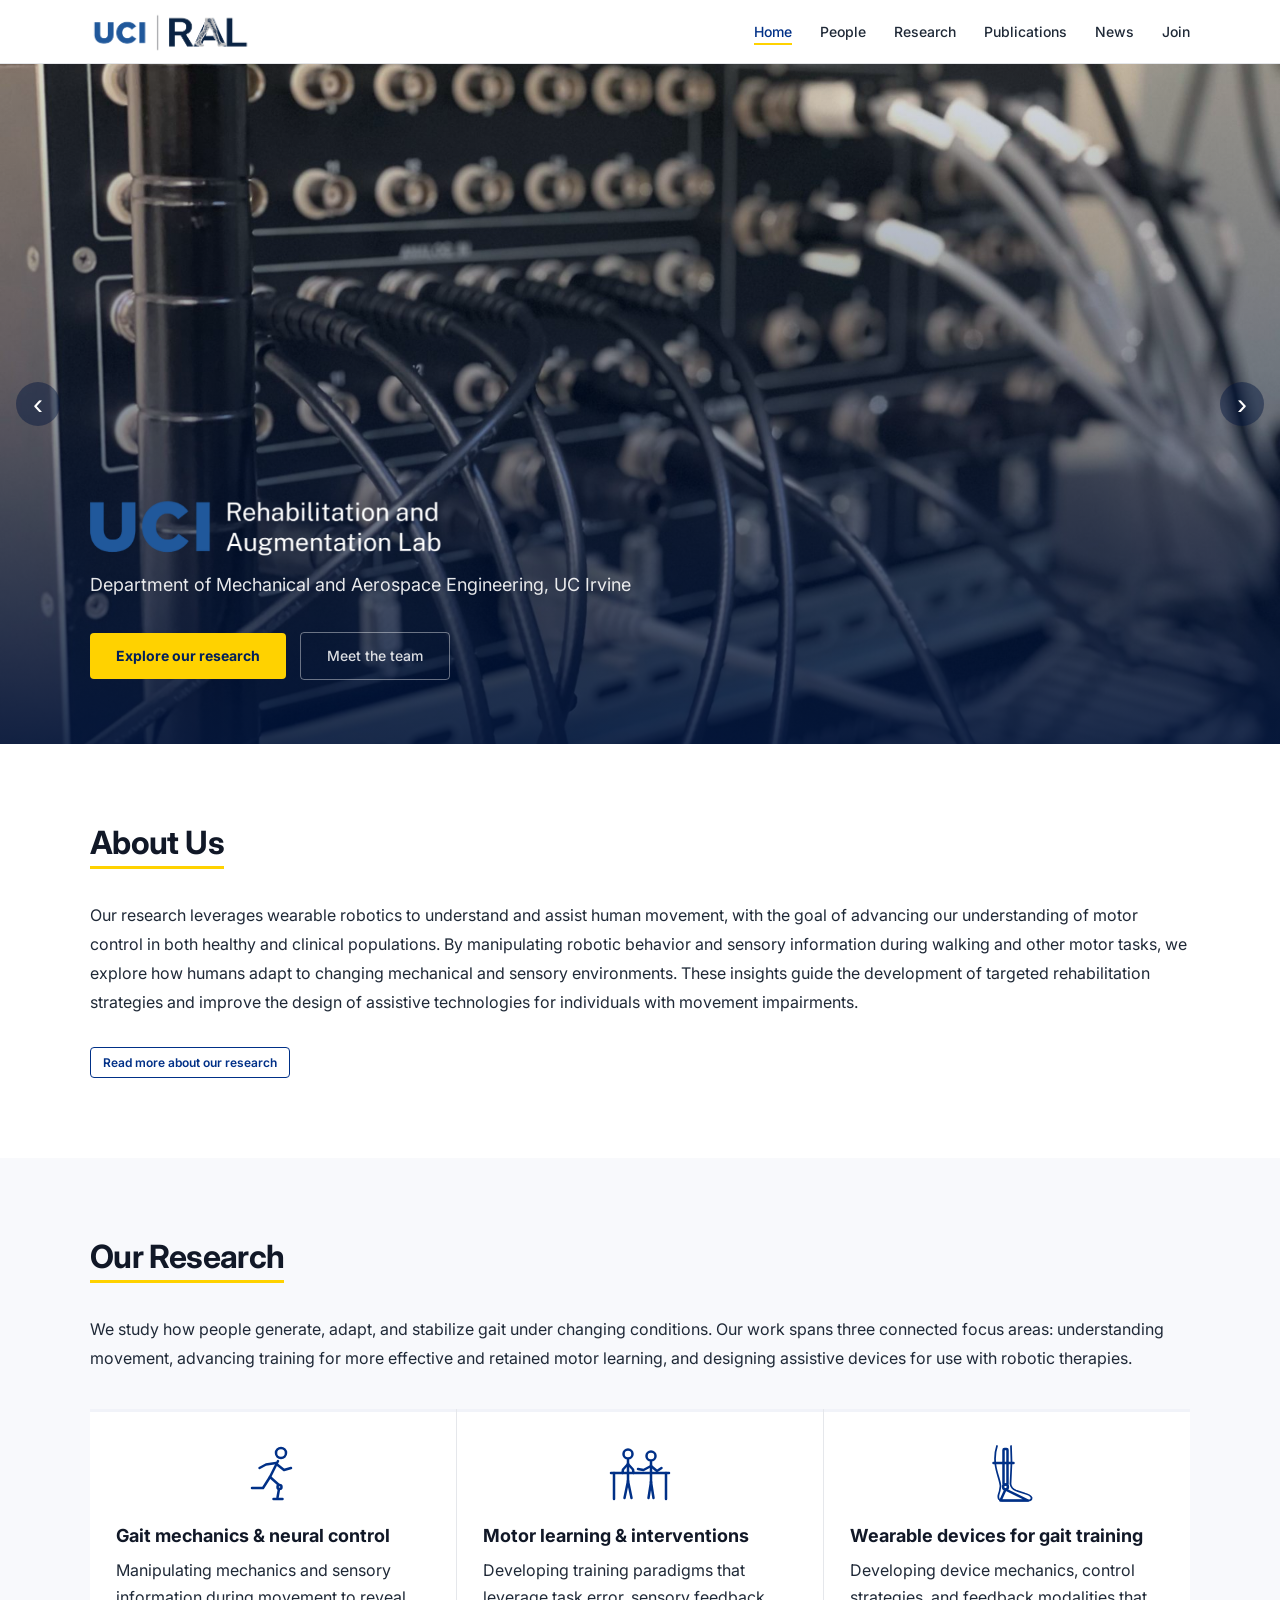
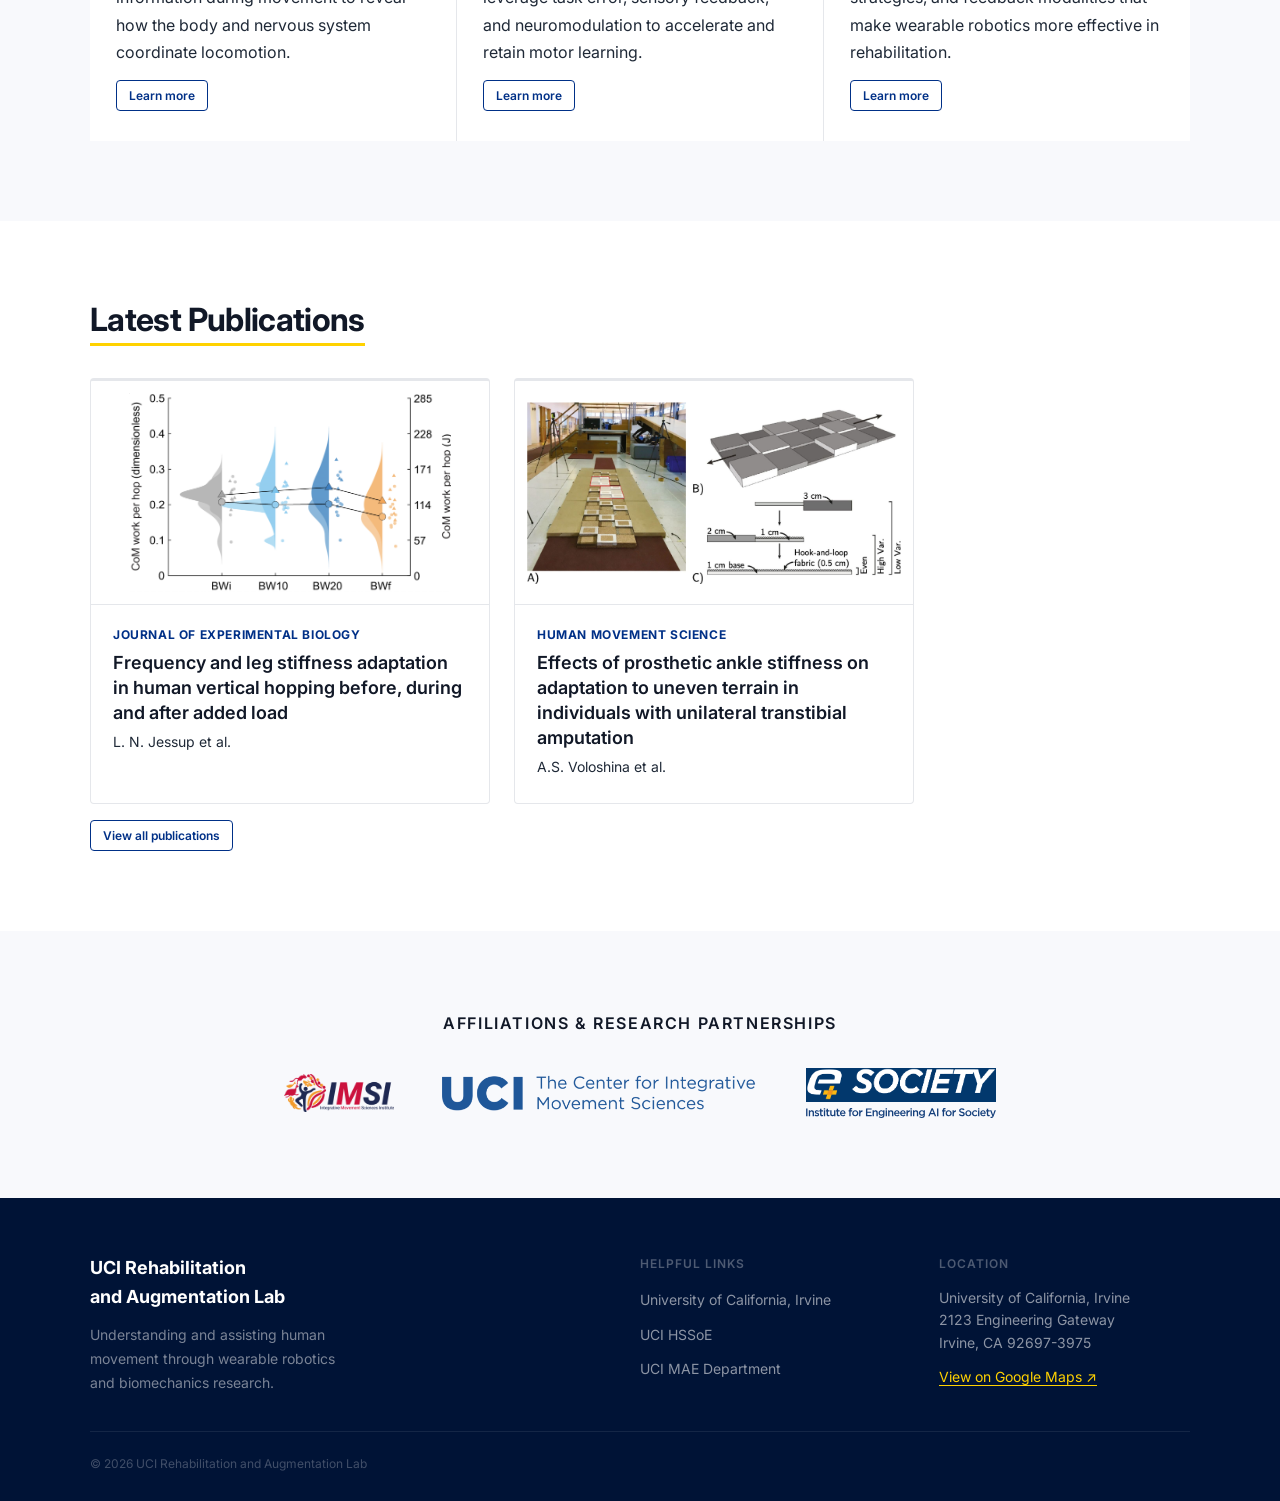
<file: index.html>
<!DOCTYPE html>
<html lang="en">
<head>
<meta charset="UTF-8">
<meta name="viewport" content="width=device-width, initial-scale=1">
<link rel="icon" type="image/png" href="images/logos/siteTabIcon.png">
<link rel="apple-touch-icon" href="images/logos/siteTabIcon.png">
<title>UCI Rehabilitation and Augmentation Lab</title>
<meta name="description" content="UCI RAL leverages wearable robotics to understand and assist human movement, advancing rehabilitation for individuals with movement impairments.">
<link rel="stylesheet" href="style.css?v=24">
</head>
<body>

<nav class="nav">
  <a class="nav-brand" href="index.html"><img src="images/logos/logo-ral-v2.png" alt="UCI Rehabilitation and Augmentation Lab"></a>
  <ul class="nav-links">
    <li><a href="index.html" class="active">Home</a></li>
    <li><a href="people.html">People</a></li>
    <li><a href="research.html">Research</a></li>
    <li><a href="publications.html">Publications</a></li>
    <li><a href="news.html">News</a></li>
    <li><a href="join.html">Join</a></li>
  </ul>
</nav>

<section class="hero">
  <div class="hero-slide on" style="background-image:url('images/home-banner-1.jpg')"></div>
  <div class="hero-slide" style="background-image:url('images/home-banner-2.jpg')"></div>
  <div class="hero-slide" style="background-image:url('images/home-banner-3.jpg')"></div>
  <button class="hero-arrow hero-prev" aria-label="Previous photo">&#8249;</button>
  <button class="hero-arrow hero-next" aria-label="Next photo">&#8250;</button>
  <div class="hero-c">
    <img class="lab-name hero-sweep" src="images/logos/logo-ral-white.png" alt="UCI Rehabilitation and Augmentation Lab">
    <p class="hero-dept hero-sweep">Department of Mechanical and Aerospace Engineering, UC Irvine</p>
    <a class="btn-gold" href="research.html">Explore our research</a>
    <a class="btn-outline" href="people.html">Meet the team</a>
  </div>
</section>

<section class="sec">
  <div class="wrap">
    <div class="about-text">
      <h2 class="sec-h"><span>About Us</span></h2>
      <p>Our research leverages wearable robotics to understand and assist human movement, with the goal of advancing our understanding of motor control in both healthy and clinical populations. By manipulating robotic behavior and sensory information during walking and other motor tasks, we explore how humans adapt to changing mechanical and sensory environments. These insights guide the development of targeted rehabilitation strategies and improve the design of assistive technologies for individuals with movement impairments.</p>
      <a class="ral-link" href="research.html">Read more about our research</a>
    </div>
  </div>
</section>

<section class="sec sec-off">
  <div class="wrap">
    <h2 class="sec-h"><span>Our Research</span></h2>
    <p class="page-intro">We study how people generate, adapt, and stabilize gait under changing conditions. Our work spans three connected focus areas: understanding movement, advancing training for more effective and retained motor learning, and designing assistive devices for use with robotic therapies.</p>
    <div class="themes-grid">
      <div class="theme-card">
        <div class="theme-icon"><img src="images/icons/gait.svg" alt="Runner with a below-knee prosthesis"></div>
        <div class="theme-body">
        <h3>Gait mechanics &amp; neural control</h3>
        <p>Manipulating mechanics and sensory information during movement to reveal how the body and nervous system coordinate locomotion.</p>
        <a href="research.html">Learn more</a>
        </div>
      </div>
      <div class="theme-card">
        <div class="theme-icon"><img src="images/icons/learning.svg" alt="Patient training at parallel bars with a therapist"></div>
        <div class="theme-body">
        <h3>Motor learning &amp; interventions</h3>
        <p>Developing training paradigms that leverage task error, sensory feedback, and neuromodulation to accelerate and retain motor learning.</p>
        <a href="research.html">Learn more</a>
        </div>
      </div>
      <div class="theme-card">
        <div class="theme-icon"><img src="images/icons/device.svg" alt="Lower leg wearing an ankle exoskeleton"></div>
        <div class="theme-body">
        <h3>Wearable devices for gait training</h3>
        <p>Developing device mechanics, control strategies, and feedback modalities that make wearable robotics more effective in rehabilitation.</p>
        <a href="research.html">Learn more</a>
        </div>
      </div>
    </div>
  </div>
</section>

<section class="sec">
  <div class="wrap">
    <h2 class="sec-h"><span>Latest Publications</span></h2>
    <div class="pub-cards">
      <a class="pub-card" target="_blank" rel="noopener" href="https://journals.biologists.com/jeb/article/228/24/jeb250848/370091/">
        <div class="pub-card-img"><img src="images/hoppingLoad.png" alt=""></div>
        <div class="pub-card-body">
          <div class="pub-j">Journal of Experimental Biology</div>
          <span class="pub-title">Frequency and leg stiffness adaptation in human vertical hopping before, during and after added load</span>
          <div class="pub-authors">L. N. Jessup et al.</div>
        </div>
      </a>
      <a class="pub-card" target="_blank" rel="noopener" href="https://www.sciencedirect.com/science/article/pii/S0167945725000533">
        <div class="pub-card-img"><img src="images/terrainWalkway.jpg" alt=""></div>
        <div class="pub-card-body">
          <div class="pub-j">Human Movement Science</div>
          <span class="pub-title">Effects of prosthetic ankle stiffness on adaptation to uneven terrain in individuals with unilateral transtibial amputation</span>
          <div class="pub-authors">A.S. Voloshina et al.</div>
        </div>
      </a>
    </div>
    <a class="ral-link" href="publications.html">View all publications</a>
  </div>
</section>

<section class="sec sec-off">
  <div class="wrap">
    <p class="partners-label">Affiliations &amp; Research Partnerships</p>
    <div class="partners-logos">
      <a href="https://movementscience.uci.edu/" target="_blank" rel="noopener"><img src="images/logos/logo-imsi.png" alt="UCI Movement Science"></a>
      <a href="https://cims.uci.edu/" target="_blank" rel="noopener"><img src="images/logos/logo-cims.png" alt="CIMS"></a>
      <a class="partner-stack" href="https://properai.eng.uci.edu/" target="_blank" rel="noopener"><img src="images/logos/logo-esociety.png" alt="eSociety"><img src="images/logos/logo-esociety-text.svg" alt="Institute for Engineering AI for Society"></a>
    </div>
  </div>
</section>

<footer class="footer">
  <div class="footer-inner">
    <div class="footer-brand">
      <h3>UCI Rehabilitation<br>and Augmentation Lab</h3>
      <p>Understanding and assisting human movement through wearable robotics and biomechanics research.</p>
    </div>
    <div class="footer-col">
      <h4>Helpful Links</h4>
      <ul>
        <li><a href="https://uci.edu/" target="_blank" rel="noopener">University of California, Irvine</a></li>
        <li><a href="https://engineering.uci.edu/" target="_blank" rel="noopener">UCI HSSoE</a></li>
        <li><a href="https://engineering.uci.edu/dept/mae" target="_blank" rel="noopener">UCI MAE Department</a></li>
      </ul>
    </div>
    <div class="footer-col">
      <h4>Location</h4>
      <address class="footer-addr">University of California, Irvine<br>2123 Engineering Gateway<br>Irvine, CA 92697-3975</address>
      <a class="footer-map" href="https://goo.gl/maps/8qUUyFaDu9bvtkPZA" target="_blank" rel="noopener">View on Google Maps ↗</a>
    </div>
  </div>
  <div class="footer-bottom">
    <span>© 2026 UCI Rehabilitation and Augmentation Lab</span>
  </div>
</footer>
<script src="hero.js"></script>
</body>
</html>
</file>
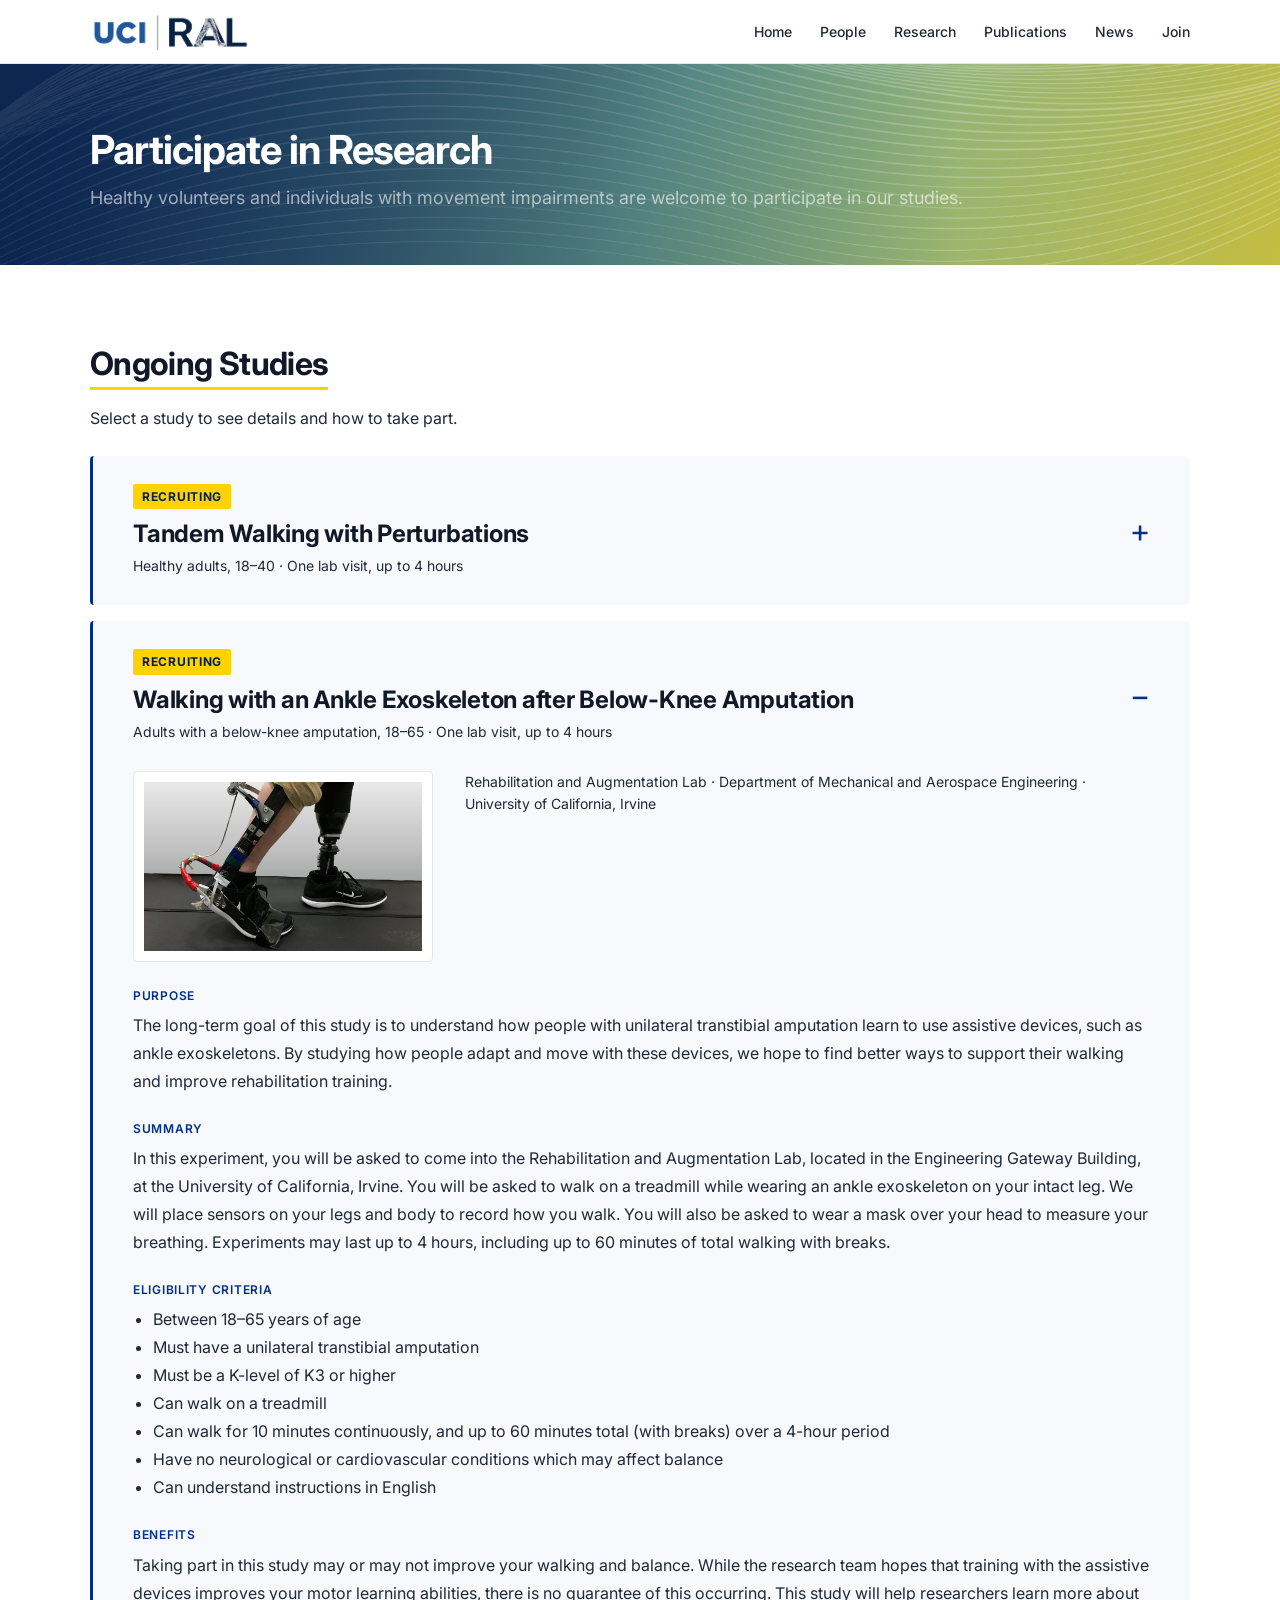
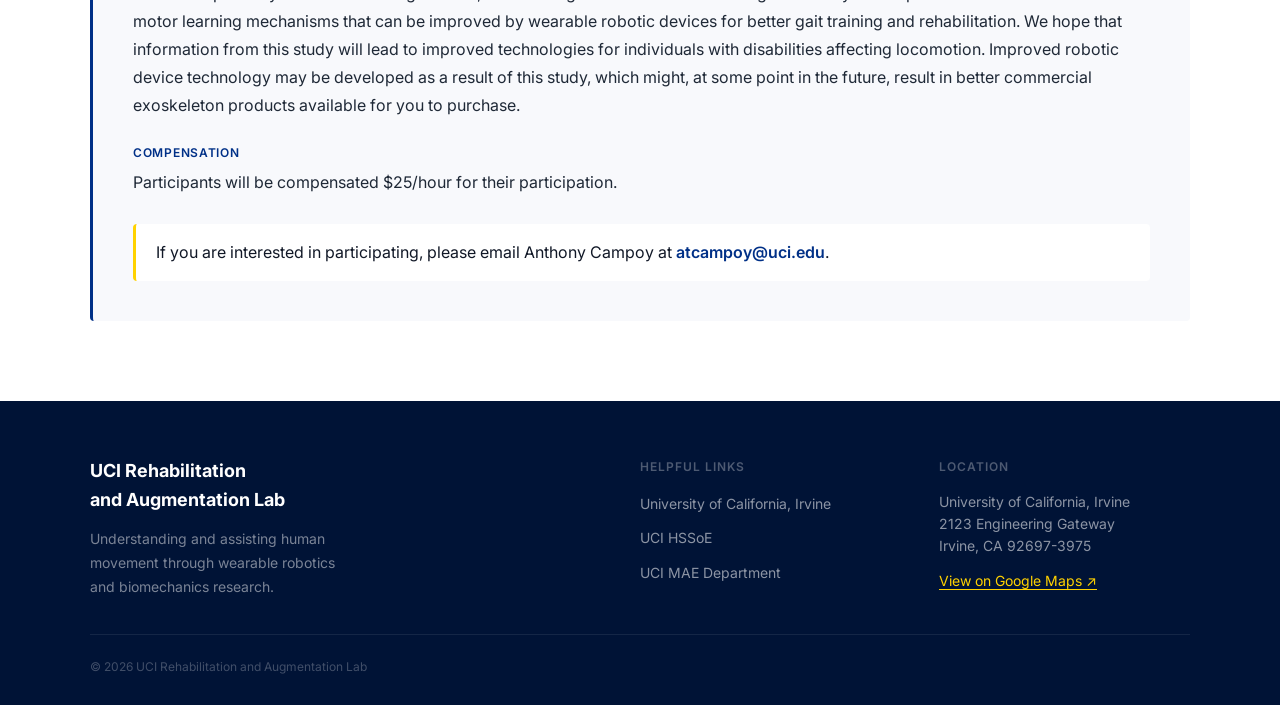
<file: research/participate/index.html>
<!DOCTYPE html>
<html lang="en">
<head>
<meta charset="UTF-8">
<meta name="robots" content="noindex">
<!-- Old WordPress address printed on the ankle exoskeleton recruitment flyer QR codes; forwards to that study on the Participate page. -->
<link rel="icon" type="image/png" href="../../images/logos/siteTabIcon.png">
<link rel="apple-touch-icon" href="../../images/logos/siteTabIcon.png">
<title>Participate — UCI Rehabilitation and Augmentation Lab</title>
<meta http-equiv="refresh" content="0; url=../../participate.html#ankle-exo">
<link rel="canonical" href="../../participate.html">
<script>location.replace('../../participate.html' + (location.hash || '#ankle-exo'));</script>
</head>
<body>
<p>This page has moved to <a href="../../participate.html#ankle-exo">Participate</a>.</p>
</body>
</html>
</file>
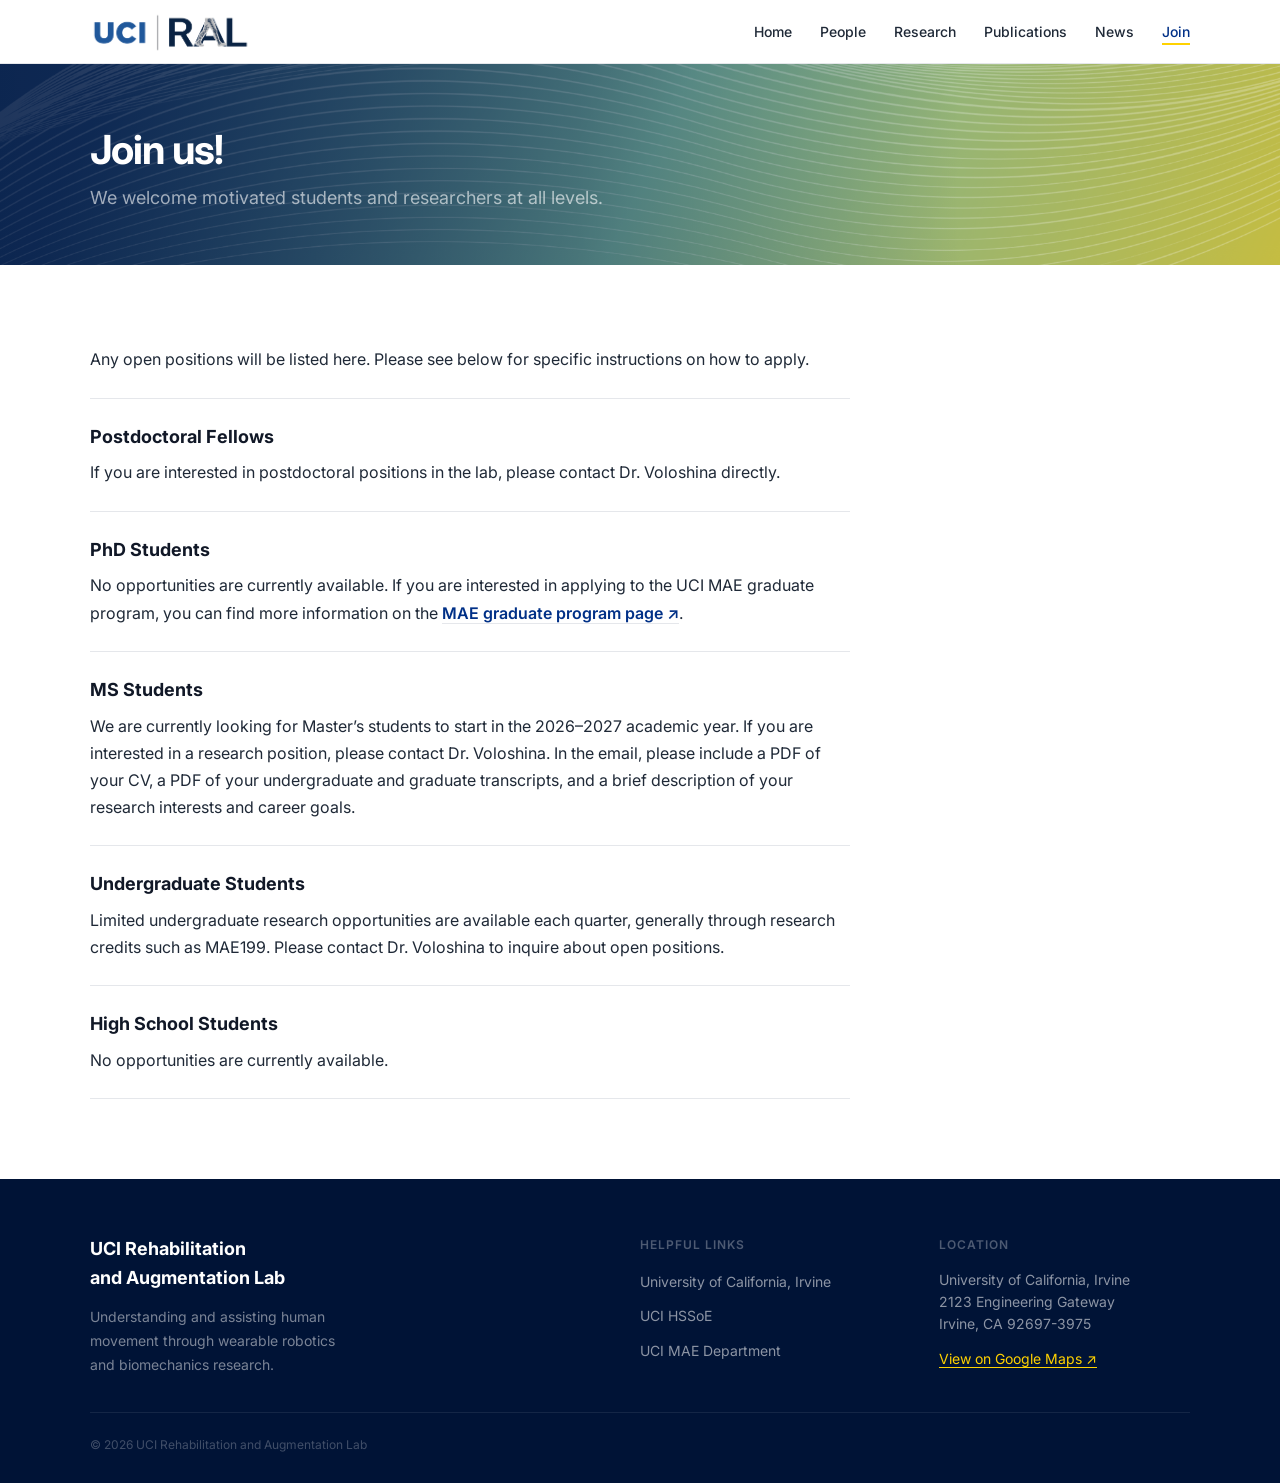
<file: join.html>
<!DOCTYPE html>
<html lang="en">
<head>
<meta charset="UTF-8">
<meta name="viewport" content="width=device-width, initial-scale=1">
<link rel="icon" type="image/png" href="images/logos/siteTabIcon.png">
<link rel="apple-touch-icon" href="images/logos/siteTabIcon.png">
<title>Join — UCI Rehabilitation and Augmentation Lab</title>
<link rel="stylesheet" href="style.css?v=24">
</head>
<body>
<nav class="nav">
  <a class="nav-brand" href="index.html"><img src="images/logos/logo-ral-v2.png" alt="UCI Rehabilitation and Augmentation Lab"></a>
  <ul class="nav-links">
    <li><a href="index.html">Home</a></li><li><a href="people.html">People</a></li><li><a href="research.html">Research</a></li><li><a href="publications.html">Publications</a></li><li><a href="news.html">News</a></li>
    <li><a href="join.html" class="active">Join</a></li>
  </ul>
</nav>
<div class="page-hdr"><div class="page-hdr-in"><h1>Join us!</h1><p>We welcome motivated students and researchers at all levels.</p></div></div>
<section class="sec"><div class="wrap">
  <p class="page-intro">Any open positions will be listed here. Please see below for specific instructions on how to apply.</p>
  <div class="join-list">
    <div class="join-item"><h3>Postdoctoral Fellows</h3><p>If you are interested in postdoctoral positions in the lab, please contact Dr. Voloshina directly.</p></div>
    <div class="join-item"><h3>PhD Students</h3><p>No opportunities are currently available. If you are interested in applying to the UCI MAE graduate program, you can find more information on the <a class="join-inline" href="https://engineering.uci.edu/dept/mae/graduate" target="_blank" rel="noopener">MAE graduate program page ↗</a>.</p></div>
    <div class="join-item"><h3>MS Students</h3><p>We are currently looking for Master’s students to start in the 2026–2027 academic year. If you are interested in a research position, please contact Dr. Voloshina. In the email, please include a PDF of your CV, a PDF of your undergraduate and graduate transcripts, and a brief description of your research interests and career goals.</p></div>
    <div class="join-item"><h3>Undergraduate Students</h3><p>Limited undergraduate research opportunities are available each quarter, generally through research credits such as MAE199. Please contact Dr. Voloshina to inquire about open positions.</p></div>
    <div class="join-item"><h3>High School Students</h3><p>No opportunities are currently available.</p></div>
  </div>
</div></section>
<footer class="footer">
  <div class="footer-inner">
    <div class="footer-brand">
      <h3>UCI Rehabilitation<br>and Augmentation Lab</h3>
      <p>Understanding and assisting human movement through wearable robotics and biomechanics research.</p>
    </div>
    <div class="footer-col">
      <h4>Helpful Links</h4>
      <ul>
        <li><a href="https://uci.edu/" target="_blank" rel="noopener">University of California, Irvine</a></li>
        <li><a href="https://engineering.uci.edu/" target="_blank" rel="noopener">UCI HSSoE</a></li>
        <li><a href="https://engineering.uci.edu/dept/mae" target="_blank" rel="noopener">UCI MAE Department</a></li>
      </ul>
    </div>
    <div class="footer-col">
      <h4>Location</h4>
      <address class="footer-addr">University of California, Irvine<br>2123 Engineering Gateway<br>Irvine, CA 92697-3975</address>
      <a class="footer-map" href="https://goo.gl/maps/8qUUyFaDu9bvtkPZA" target="_blank" rel="noopener">View on Google Maps ↗</a>
    </div>
  </div>
  <div class="footer-bottom">
    <span>© 2026 UCI Rehabilitation and Augmentation Lab</span>
  </div>
</footer>
</body></html>
</file>
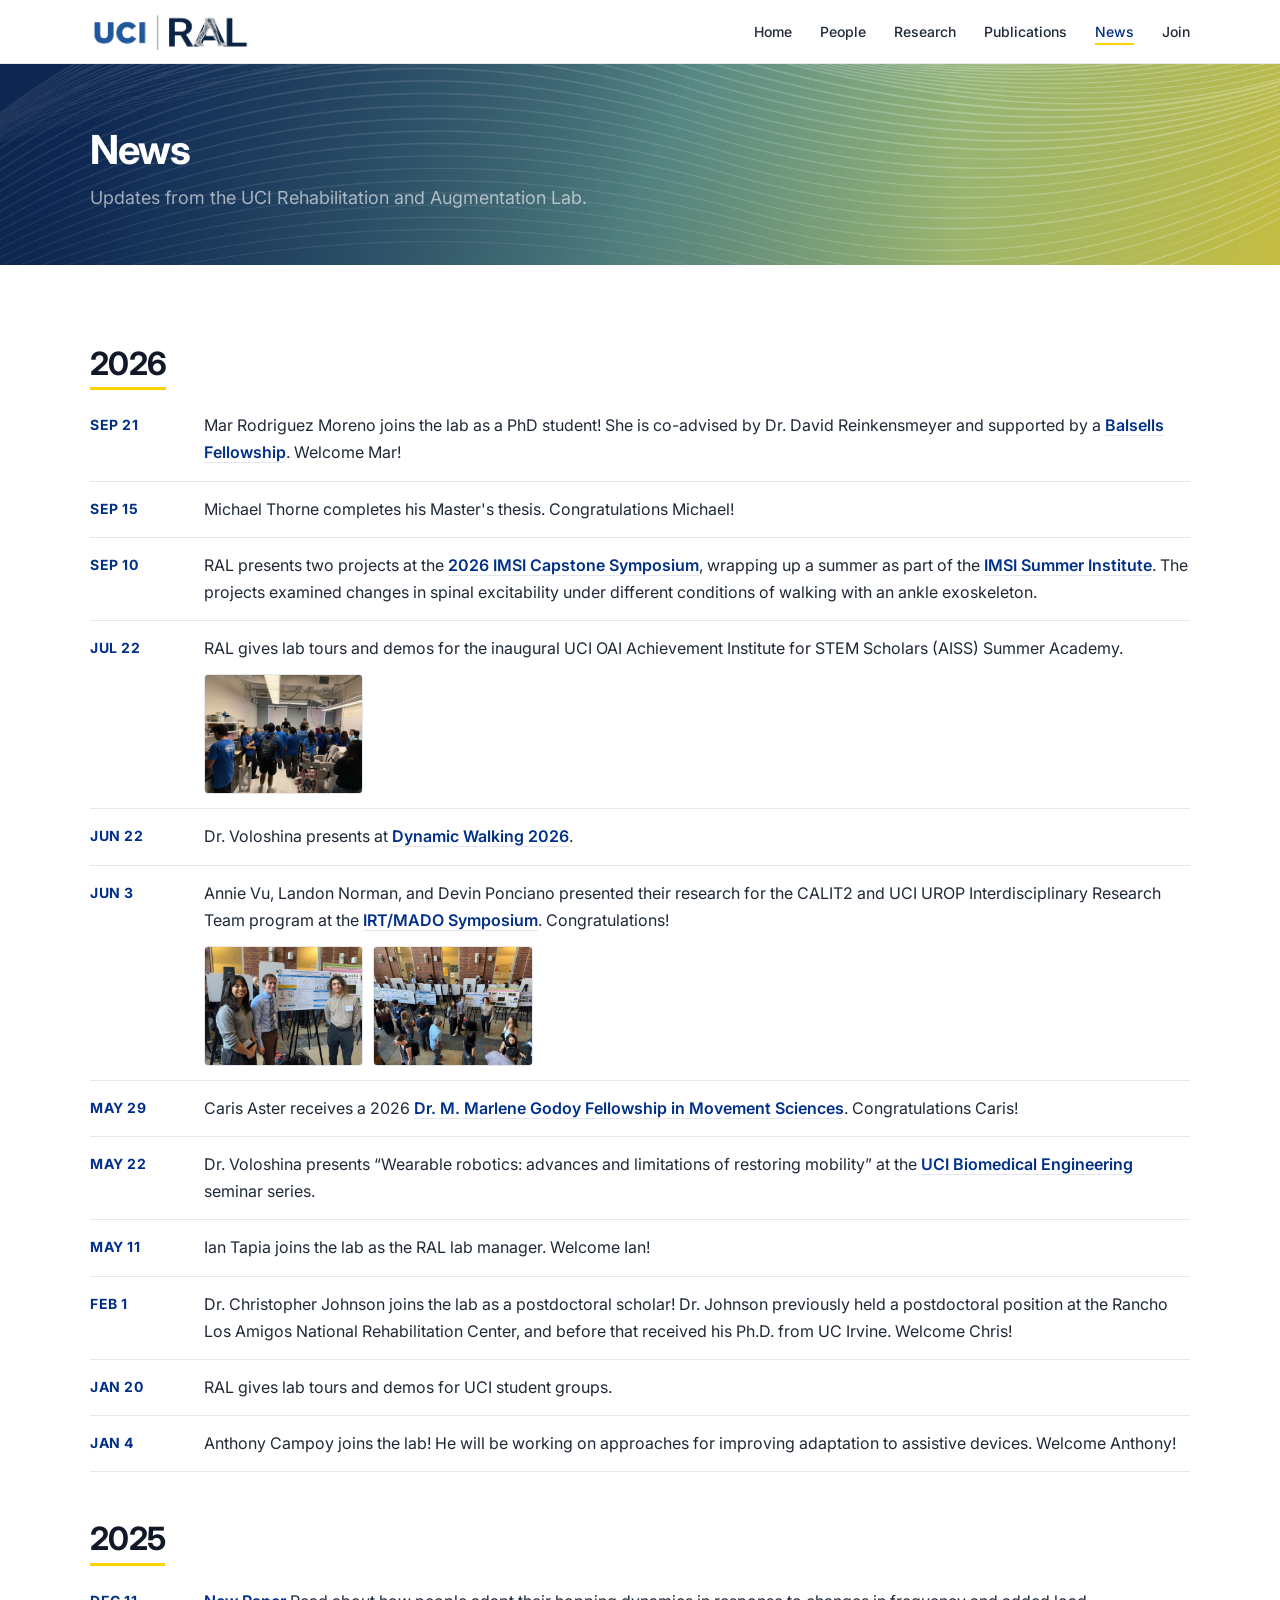
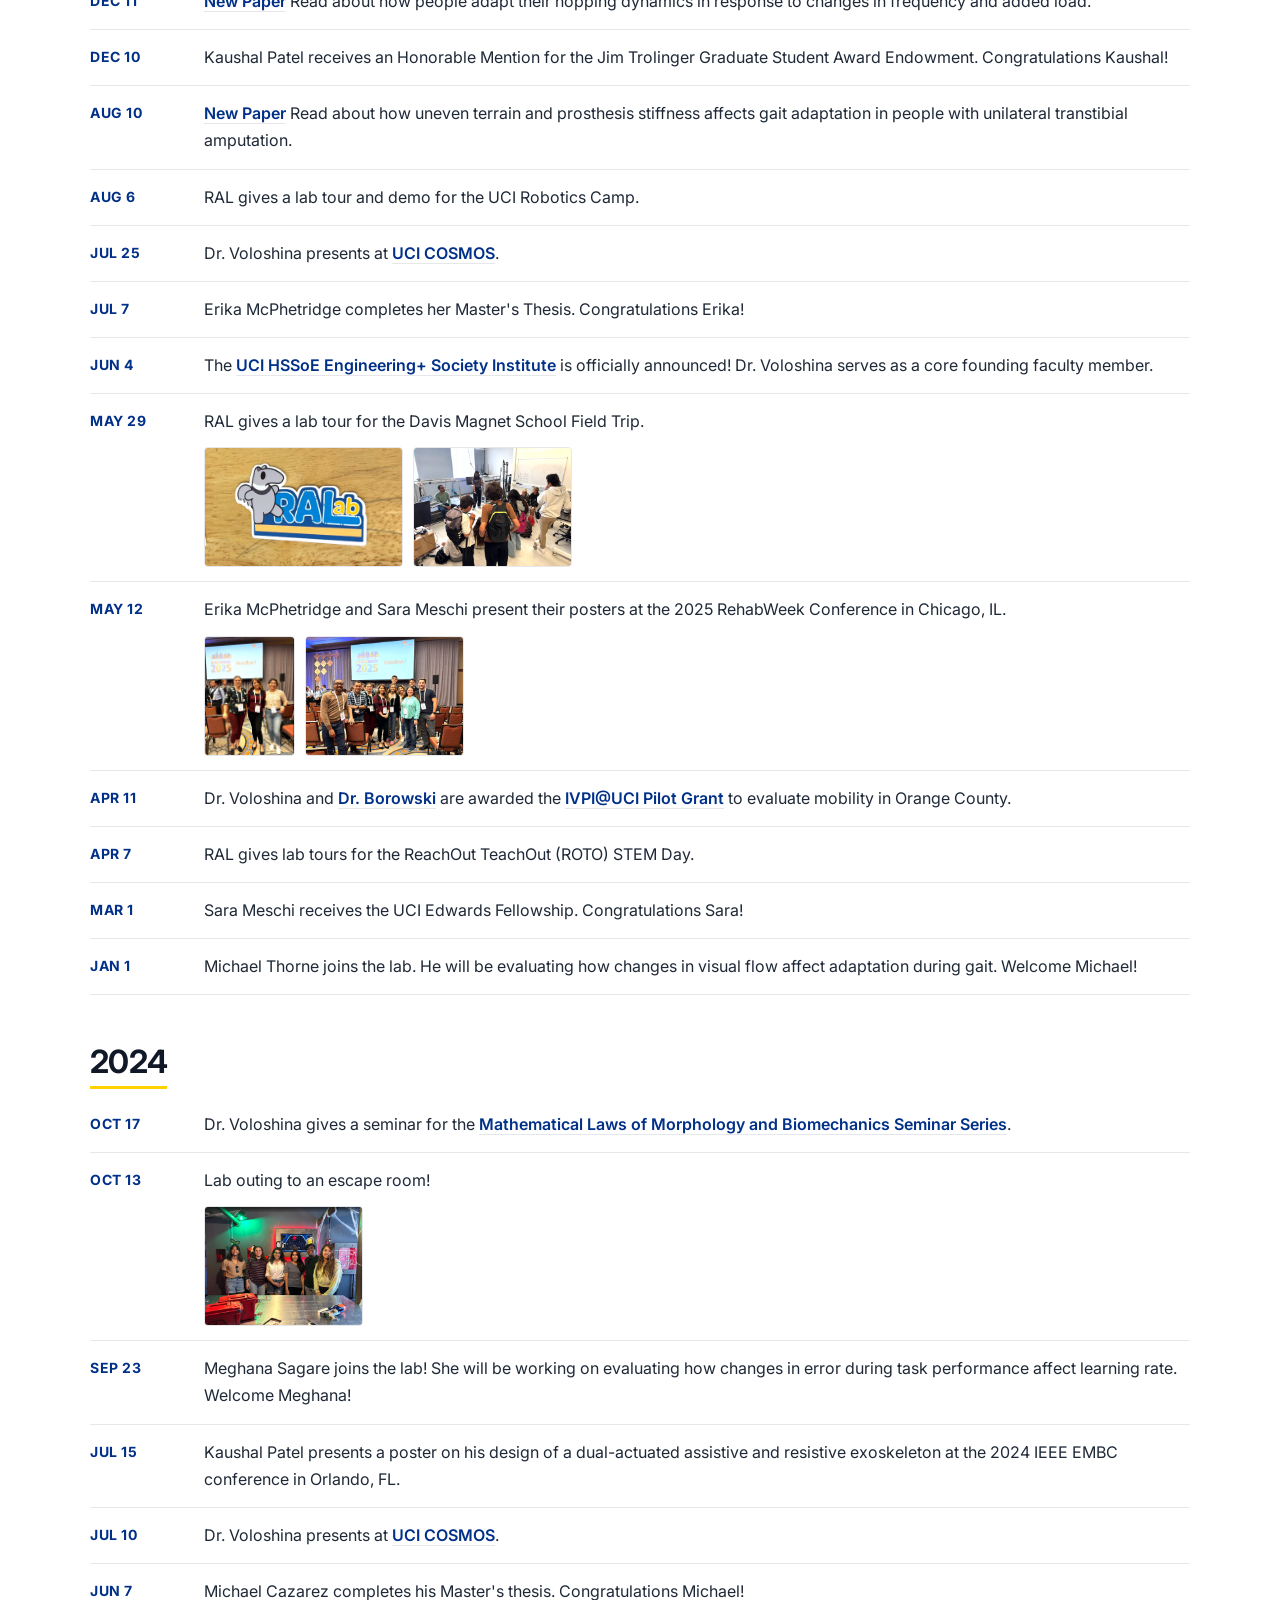
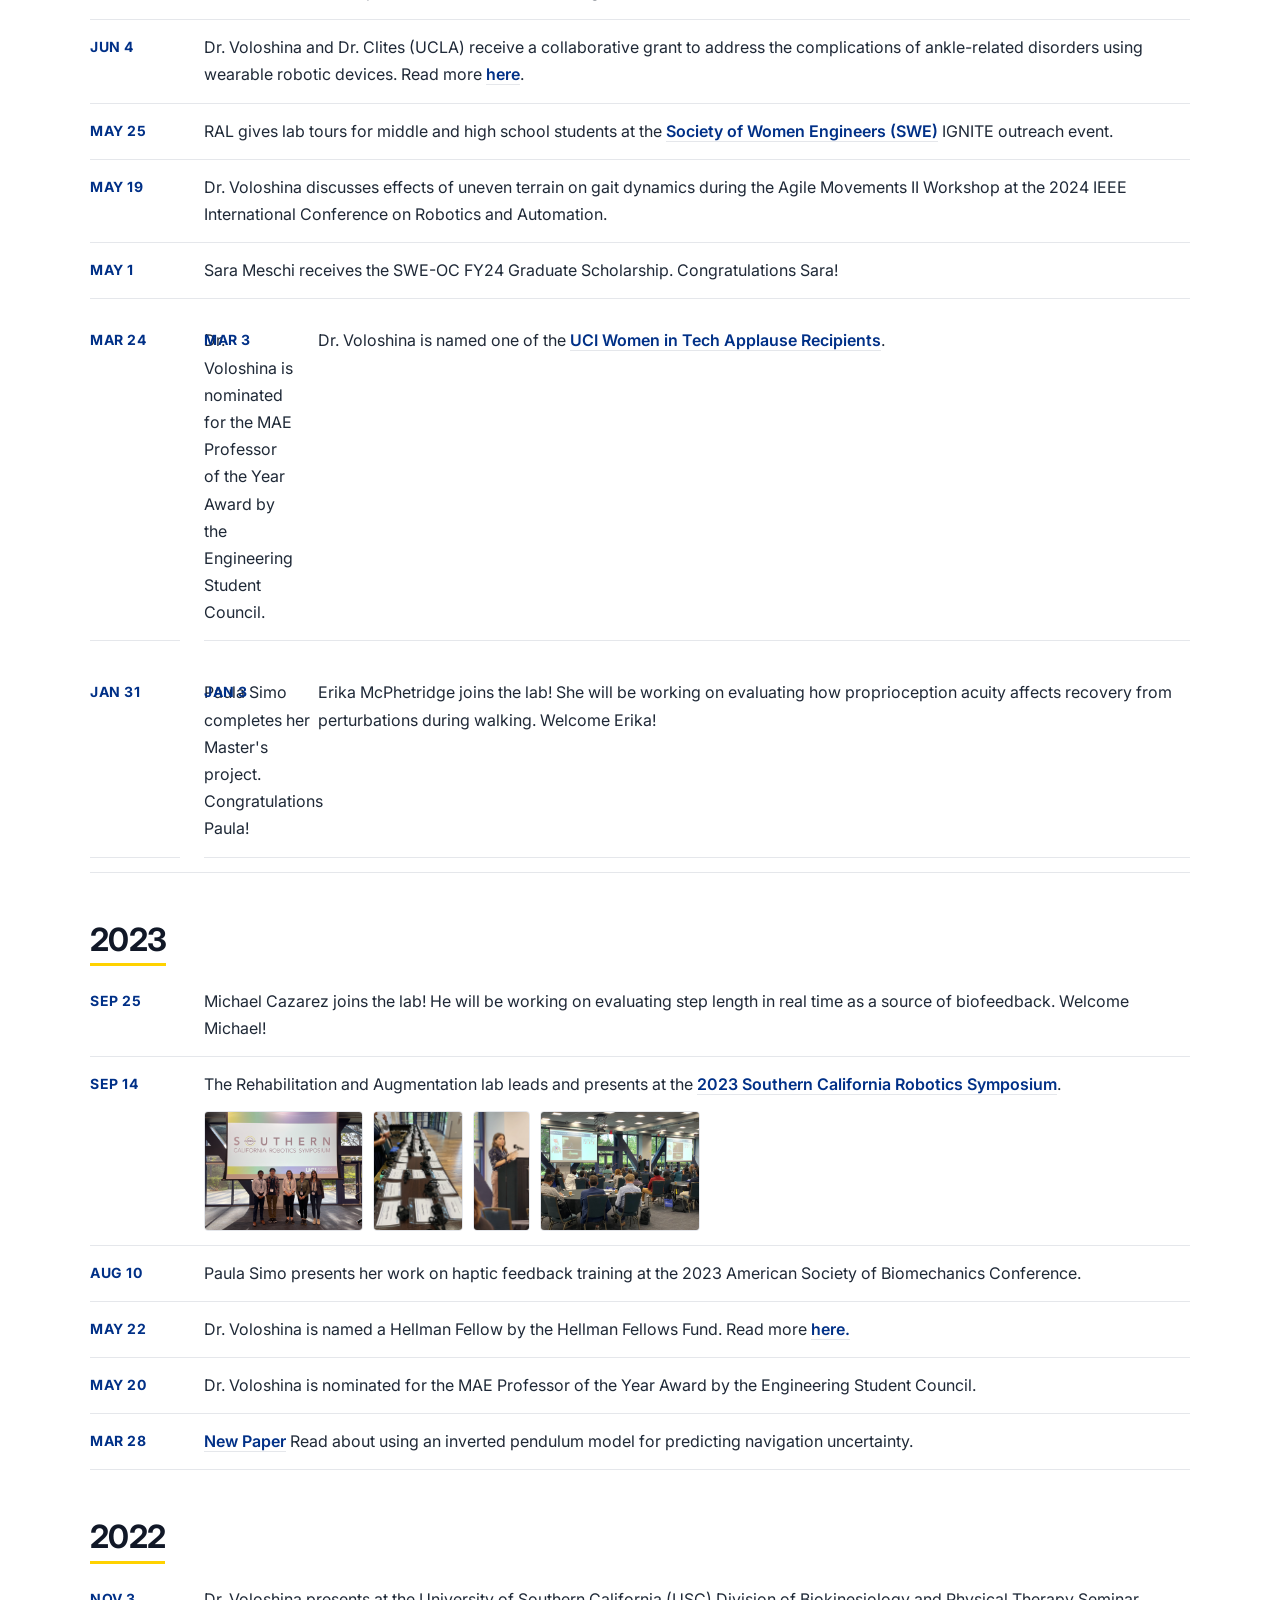
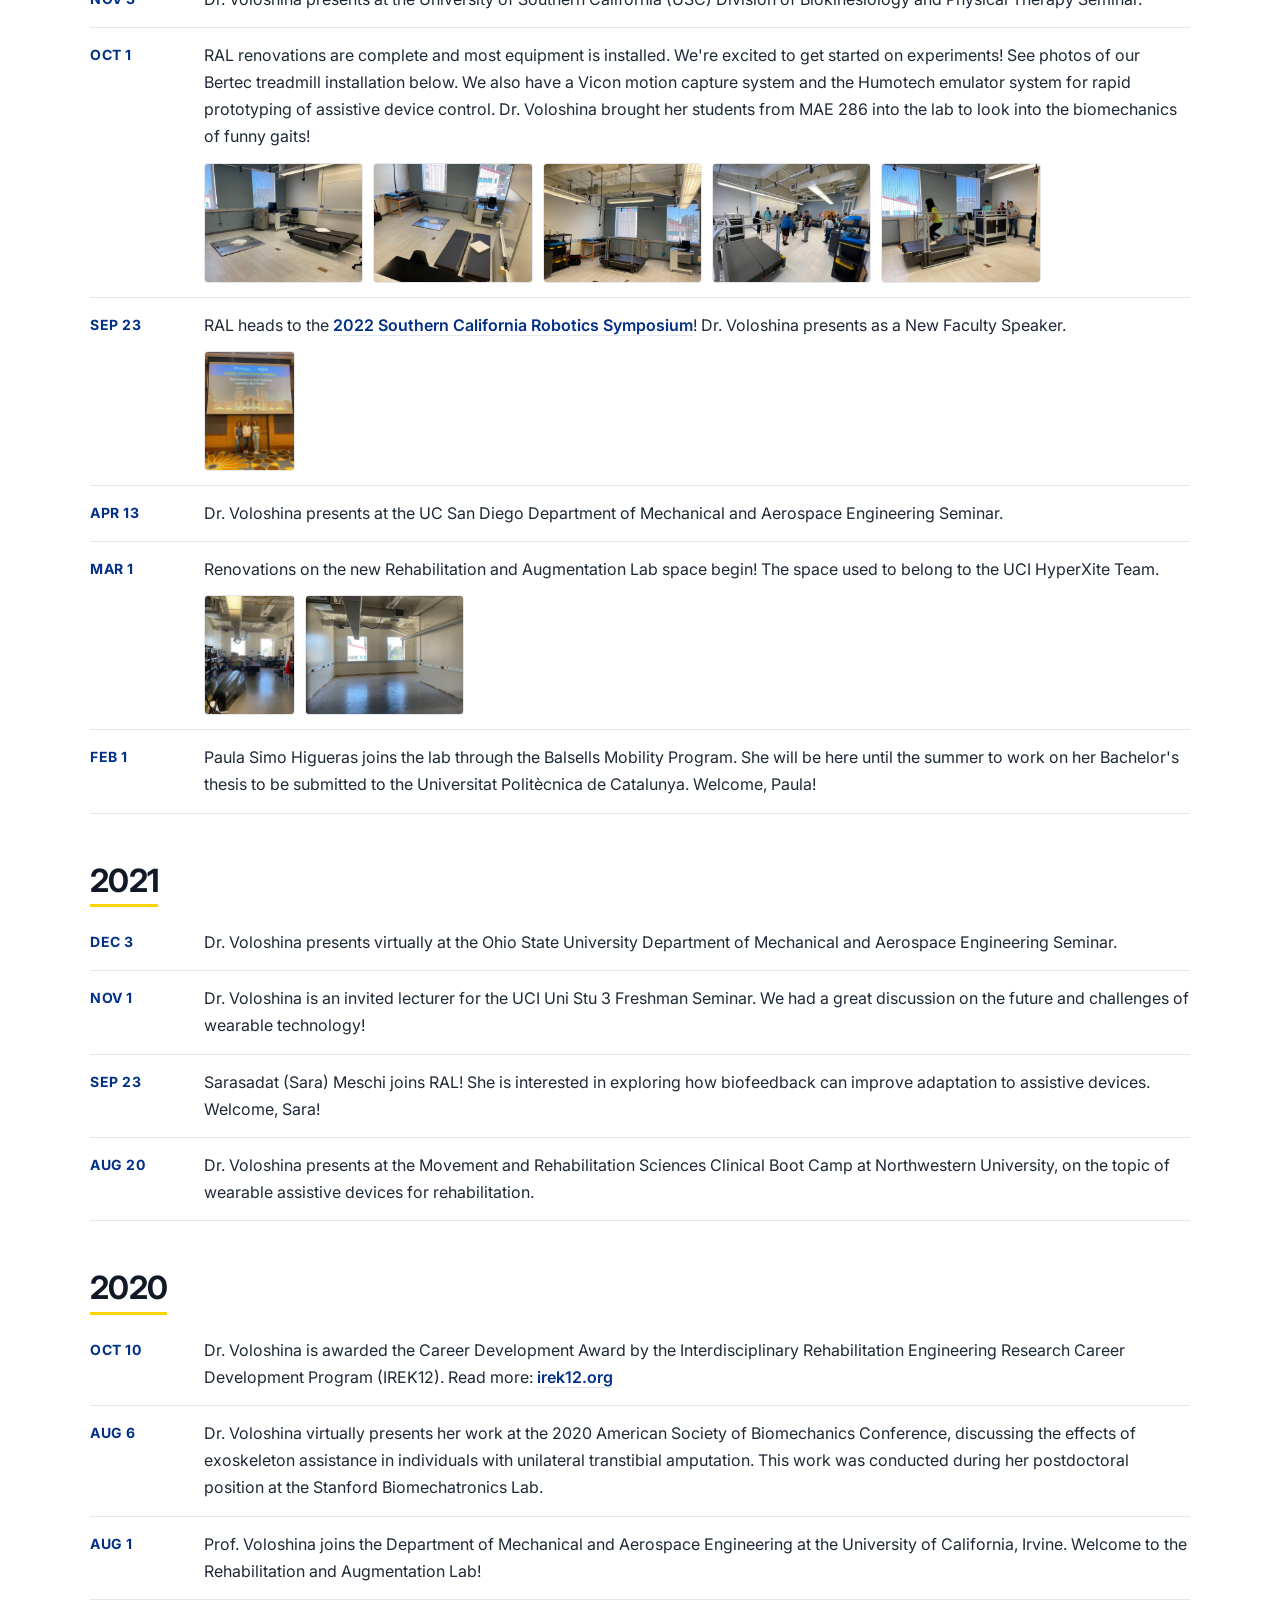
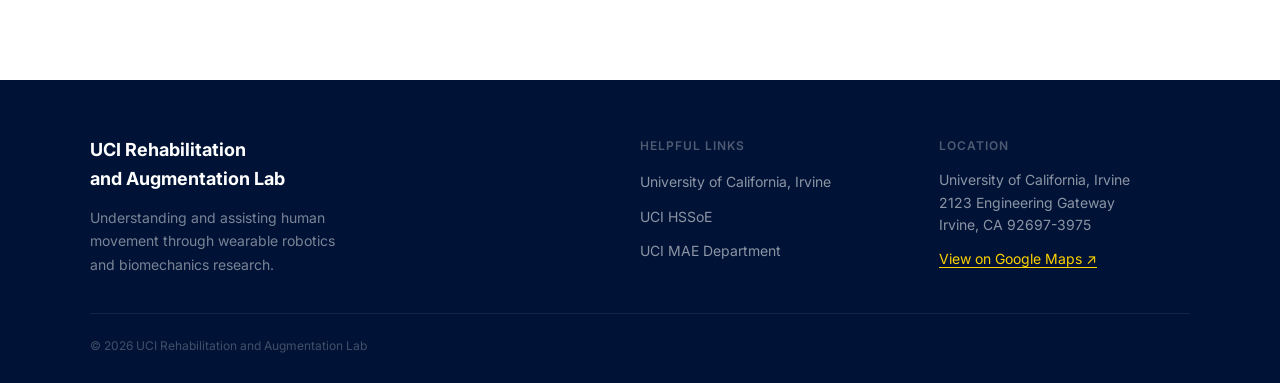
<file: news.html>
<!DOCTYPE html>
<html lang="en">
<head>
<meta charset="UTF-8">
<meta name="viewport" content="width=device-width, initial-scale=1">
<link rel="icon" type="image/png" href="images/logos/siteTabIcon.png">
<link rel="apple-touch-icon" href="images/logos/siteTabIcon.png">
<title>News — UCI Rehabilitation and Augmentation Lab</title>
<link rel="stylesheet" href="style.css?v=24">
</head>
<body>
<nav class="nav">
  <a class="nav-brand" href="index.html"><img src="images/logos/logo-ral-v2.png" alt="UCI Rehabilitation and Augmentation Lab"></a>
  <ul class="nav-links">
    <li><a href="index.html">Home</a></li><li><a href="people.html">People</a></li><li><a href="research.html">Research</a></li><li><a href="publications.html">Publications</a></li>
    <li><a href="news.html" class="active">News</a></li>
    <li><a href="join.html">Join</a></li>
  </ul>
</nav>
<div class="page-hdr"><div class="page-hdr-in"><h1>News</h1><p>Updates from the UCI Rehabilitation and Augmentation Lab.</p></div></div>
<section class="sec"><div class="wrap">
  <h2 class="sec-h news-year"><span>2026</span></h2>
  <div class="news-list">
    <div class="news-item">
      <div class="news-date">Sep 21</div>
      <div class="news-body"><p>Mar Rodriguez Moreno joins the lab as a PhD student! She is co-advised by Dr. David Reinkensmeyer and supported by a <a href="https://balsells.eng.uci.edu/" target="_blank" rel="noopener">Balsells Fellowship</a>. Welcome Mar!</p></div>
    </div>
    <div class="news-item">
      <div class="news-date">Sep 15</div>
      <div class="news-body"><p>Michael Thorne completes his Master's thesis. Congratulations Michael!</p></div>
    </div>
    <div class="news-item">
      <div class="news-date">Sep 10</div>
      <div class="news-body"><p>RAL presents two projects at the <a href="https://cims.uci.edu/capstone-symposium-2026/" target="_blank" rel="noopener">2026 IMSI Capstone Symposium</a>, wrapping up a summer as part of the <a href="https://cims.uci.edu/trainee-cohort-2026/" target="_blank" rel="noopener">IMSI Summer Institute</a>. The projects examined changes in spinal excitability under different conditions of walking with an ankle exoskeleton.</p></div>
    </div>
    <div class="news-item">
      <div class="news-date">Jul 22</div>
      <div class="news-body"><p>RAL gives lab tours and demos for the inaugural UCI OAI Achievement Institute for STEM Scholars (AISS) Summer Academy.</p>
      <div class="news-imgs zoomable"><img src="images/news/aiss-lab-tour-2026.jpg" alt="AISS Summer Academy students on a tour of the lab" loading="lazy"></div></div>
    </div>
    <div class="news-item">
      <div class="news-date">Jun 22</div>
      <div class="news-body"><p>Dr. Voloshina presents at <a href="https://sites.google.com/uw.edu/dwpnw/home" target="_blank" rel="noopener">Dynamic Walking 2026</a>.</p></div>
    </div>
    <div class="news-item">
      <div class="news-date">Jun 3</div>
      <div class="news-body"><p>Annie Vu, Landon Norman, and Devin Ponciano presented their research for the CALIT2 and UCI UROP Interdisciplinary Research Team program at the <a href="https://www.calit2.uci.edu/2026/05/29/irt_symposium/" target="_blank" rel="noopener">IRT/MADO Symposium</a>. Congratulations!</p>
      <div class="news-imgs zoomable"><img src="images/news/irt-symposium-2026-1.png" alt="" loading="lazy"><img src="images/news/irt-symposium-2026-2.png" alt="" loading="lazy"></div></div>
    </div>
    <div class="news-item">
      <div class="news-date">May 29</div>
      <div class="news-body"><p>Caris Aster receives a 2026 <a href="https://cims.uci.edu/education-training/godoy-fellowship/" target="_blank" rel="noopener">Dr. M. Marlene Godoy Fellowship in Movement Sciences</a>. Congratulations Caris!</p></div>
    </div>
    <div class="news-item">
      <div class="news-date">May 22</div>
      <div class="news-body"><p>Dr. Voloshina presents &ldquo;Wearable robotics: advances and limitations of restoring mobility&rdquo; at the <a href="https://engineering.uci.edu/dept/bme" target="_blank" rel="noopener">UCI Biomedical Engineering</a> seminar series.</p></div>
    </div>
    <div class="news-item">
      <div class="news-date">May 11</div>
      <div class="news-body"><p>Ian Tapia joins the lab as the RAL lab manager. Welcome Ian!</p></div>
    </div>
    <div class="news-item">
      <div class="news-date">Feb 1</div>
      <div class="news-body"><p>Dr. Christopher Johnson joins the lab as a postdoctoral scholar! Dr. Johnson previously held a postdoctoral position at the Rancho Los Amigos National Rehabilitation Center, and before that received his Ph.D. from UC Irvine. Welcome Chris!</p></div>
    </div>
    <div class="news-item">
      <div class="news-date">Jan 20</div>
      <div class="news-body"><p>RAL gives lab tours and demos for UCI student groups.</p></div>
    </div>
    <div class="news-item">
      <div class="news-date">Jan 4</div>
      <div class="news-body"><p>Anthony Campoy joins the lab! He will be working on approaches for improving adaptation to assistive devices. Welcome Anthony!</p></div>
    </div>
  </div>
  <h2 class="sec-h news-year"><span>2025</span></h2>
  <div class="news-list">
    <div class="news-item">
      <div class="news-date">Dec 11</div>
      <div class="news-body"><p><a href="https://journals.biologists.com/jeb/article/228/24/jeb250848/370091" target="_blank" rel="noopener">New Paper</a> Read about how people adapt their hopping dynamics in response to changes in frequency and added load.</p></div>
    </div>
    <div class="news-item">
      <div class="news-date">Dec 10</div>
      <div class="news-body"><p>Kaushal Patel receives an Honorable Mention for the Jim Trolinger Graduate Student Award Endowment. Congratulations Kaushal!</p></div>
    </div>
    <div class="news-item">
      <div class="news-date">Aug 10</div>
      <div class="news-body"><p><a href="https://www.sciencedirect.com/science/article/pii/S0167945725000533" target="_blank" rel="noopener">New Paper</a> Read about how uneven terrain and prosthesis stiffness affects gait adaptation in people with unilateral transtibial amputation.</p></div>
    </div>
    <div class="news-item">
      <div class="news-date">Aug 6</div>
      <div class="news-body"><p>RAL gives a lab tour and demo for the UCI Robotics Camp.</p></div>
    </div>
    <div class="news-item">
      <div class="news-date">Jul 25</div>
      <div class="news-body"><p>Dr. Voloshina presents at <a href="https://www.cosmos.uci.edu/" target="_blank" rel="noopener">UCI COSMOS</a>.</p></div>
    </div>
    <div class="news-item">
      <div class="news-date">Jul 7</div>
      <div class="news-body"><p>Erika McPhetridge completes her Master&#x27;s Thesis. Congratulations Erika!</p></div>
    </div>
    <div class="news-item">
      <div class="news-date">Jun 4</div>
      <div class="news-body"><p>The <a href="https://properai.eng.uci.edu/" target="_blank" rel="noopener">UCI HSSoE Engineering+ Society Institute</a> is officially announced! Dr. Voloshina serves as a core founding faculty member.</p></div>
    </div>
    <div class="news-item">
      <div class="news-date">May 29</div>
      <div class="news-body"><p>RAL gives a lab tour for the Davis Magnet School Field Trip.</p>
      <div class="news-imgs zoomable"><img src="images/news/davis-magnet-tour-2025-1.png" alt="" loading="lazy"><img src="images/news/davis-magnet-tour-2025-2.png" alt="" loading="lazy"></div></div>
    </div>
    <div class="news-item">
      <div class="news-date">May 12</div>
      <div class="news-body"><p>Erika McPhetridge and Sara Meschi present their posters at the 2025 RehabWeek Conference in Chicago, IL.</p>
      <div class="news-imgs zoomable"><img src="images/news/rehabweek-2025-1.png" alt="" loading="lazy"><img src="images/news/rehabweek-2025-2.png" alt="" loading="lazy"></div></div>
    </div>
    <div class="news-item">
      <div class="news-date">Apr 11</div>
      <div class="news-body"><p>Dr. Voloshina and <a href="https://faculty.sites.uci.edu/borowski/" target="_blank" rel="noopener">Dr. Borowski</a> are awarded the <a href="https://publichealth.uci.edu/research/opportunities-resources/injury-violence-prevention-initiative-pilot-grant/" target="_blank" rel="noopener">IVPI@UCI Pilot Grant</a> to evaluate mobility in Orange County.</p></div>
    </div>
    <div class="news-item">
      <div class="news-date">Apr 7</div>
      <div class="news-body"><p>RAL gives lab tours for the ReachOut TeachOut (ROTO) STEM Day.</p></div>
    </div>
    <div class="news-item">
      <div class="news-date">Mar 1</div>
      <div class="news-body"><p>Sara Meschi receives the UCI Edwards Fellowship. Congratulations Sara!</p></div>
    </div>
    <div class="news-item">
      <div class="news-date">Jan 1</div>
      <div class="news-body"><p>Michael Thorne joins the lab. He will be evaluating how changes in visual flow affect adaptation during gait. Welcome Michael!</p></div>
    </div>
  </div>
  <h2 class="sec-h news-year"><span>2024</span></h2>
  <div class="news-list">
    <div class="news-item">
      <div class="news-date">Oct 17</div>
      <div class="news-body"><p>Dr. Voloshina gives a seminar for the <a href="https://sites.google.com/view/malamobi/seminars-20242025" target="_blank" rel="noopener">Mathematical Laws of Morphology and Biomechanics Seminar Series</a>.</p></div>
    </div>
    <div class="news-item">
      <div class="news-date">Oct 13</div>
      <div class="news-body"><p>Lab outing to an escape room!</p>
      <div class="news-imgs zoomable"><img src="images/news/escape-room-2024.png" alt="" loading="lazy"></div></div>
    </div>
    <div class="news-item">
      <div class="news-date">Sep 23</div>
      <div class="news-body"><p>Meghana Sagare joins the lab! She will be working on evaluating how changes in error during task performance affect learning rate. Welcome Meghana!</p></div>
    </div>
    <div class="news-item">
      <div class="news-date">Jul 15</div>
      <div class="news-body"><p>Kaushal Patel presents a poster on his design of a dual-actuated assistive and resistive exoskeleton at the 2024 IEEE EMBC conference in Orlando, FL.</p></div>
    </div>
    <div class="news-item">
      <div class="news-date">Jul 10</div>
      <div class="news-body"><p>Dr. Voloshina presents at <a href="https://www.cosmos.uci.edu/" target="_blank" rel="noopener">UCI COSMOS</a>.</p></div>
    </div>
    <div class="news-item">
      <div class="news-date">Jun 7</div>
      <div class="news-body"><p>Michael Cazarez completes his Master&#x27;s thesis. Congratulations Michael!</p></div>
    </div>
    <div class="news-item">
      <div class="news-date">Jun 4</div>
      <div class="news-body"><p>Dr. Voloshina and Dr. Clites (UCLA) receive a collaborative grant to address the complications of ankle-related disorders using wearable robotic devices. Read more <a href="https://engineering.uci.edu/news/2024/6/uci-ucla-kick-start-collaborative-projects-funded-samueli-foundation" target="_blank" rel="noopener">here</a>.</p></div>
    </div>
    <div class="news-item">
      <div class="news-date">May 25</div>
      <div class="news-body"><p>RAL gives lab tours for middle and high school students at the <a href="https://swe.eng.uci.edu/" target="_blank" rel="noopener">Society of Women Engineers (SWE)</a> IGNITE outreach event.</p></div>
    </div>
    <div class="news-item">
      <div class="news-date">May 19</div>
      <div class="news-body"><p>Dr. Voloshina discusses effects of uneven terrain on gait dynamics during the Agile Movements II Workshop at the 2024 IEEE International Conference on Robotics and Automation.</p></div>
    </div>
    <div class="news-item">
      <div class="news-date">May 1</div>
      <div class="news-body"><p>Sara Meschi receives the SWE-OC FY24 Graduate Scholarship. Congratulations Sara!</p></div>
    </div>
    <div class="news-item">
    <div class="news-item">
      <div class="news-date">Mar 24</div>
      <div class="news-body"><p>Dr. Voloshina is nominated for the MAE Professor of the Year Award by the Engineering Student Council.</p></div>
    </div>
    <div class="news-item">
      <div class="news-date">Mar 3</div>
      <div class="news-body"><p>Dr. Voloshina is named one of the <a href="https://engineering.uci.edu/news/2024/3/voloshina-honored-empowering-women" target="_blank" rel="noopener">UCI Women in Tech Applause Recipients</a>.</p></div>
    </div>
    <div class="news-item">
      <div class="news-date">Jan 31</div>
      <div class="news-body"><p>Paula Simo completes her Master&#x27;s project. Congratulations Paula!</p></div>
    </div>
    <div class="news-item">
      <div class="news-date">Jan 3</div>
      <div class="news-body"><p>Erika McPhetridge joins the lab! She will be working on evaluating how proprioception acuity affects recovery from perturbations during walking. Welcome Erika!</p></div>
    </div>
  </div>
  <h2 class="sec-h news-year"><span>2023</span></h2>
  <div class="news-list">
    <div class="news-item">
      <div class="news-date">Sep 25</div>
      <div class="news-body"><p>Michael Cazarez joins the lab! He will be working on evaluating step length in real time as a source of biofeedback. Welcome Michael!</p></div>
    </div>
    <div class="news-item">
      <div class="news-date">Sep 14</div>
      <div class="news-body"><p>The Rehabilitation and Augmentation lab leads and presents at the <a href="https://sites.uci.edu/scr2023/" target="_blank" rel="noopener">2023 Southern California Robotics Symposium</a>.</p>
      <div class="news-imgs zoomable"><img src="images/news/scr-2023-2.png" alt="" loading="lazy"><img src="images/news/scr-2023-1.png" alt="" loading="lazy"><img src="images/news/scr-2023-voloshina.jpg" alt="" loading="lazy"><img src="images/news/scr-2023-3.png" alt="" loading="lazy"></div></div>
    </div>
    <div class="news-item">
      <div class="news-date">Aug 10</div>
      <div class="news-body"><p>Paula Simo presents her work on haptic feedback training at the 2023 American Society of Biomechanics Conference.</p></div>
    </div>
    <div class="news-item">
      <div class="news-date">May 22</div>
      <div class="news-body"><p>Dr. Voloshina is named a Hellman Fellow by the Hellman Fellows Fund. Read more <a href="https://news.uci.edu/2023/05/22/8-uc-irvine-faculty-members-named-hellman-fellows-for-2023-24/" target="_blank" rel="noopener">here.</a></p></div>
    </div>
    <div class="news-item">
      <div class="news-date">May 20</div>
      <div class="news-body"><p>Dr. Voloshina is nominated for the MAE Professor of the Year Award by the Engineering Student Council.</p></div>
    </div>
    <div class="news-item">
      <div class="news-date">Mar 28</div>
      <div class="news-body"><p><a href="https://ieeexplore.ieee.org/abstract/document/10104017" target="_blank" rel="noopener">New Paper</a> Read about using an inverted pendulum model for predicting navigation uncertainty.</p></div>
    </div>
  </div>
  <h2 class="sec-h news-year"><span>2022</span></h2>
  <div class="news-list">
    <div class="news-item">
      <div class="news-date">Nov 3</div>
      <div class="news-body"><p>Dr. Voloshina presents at the University of Southern California (USC) Division of Biokinesiology and Physical Therapy Seminar.</p></div>
    </div>
    <div class="news-item">
      <div class="news-date">Oct 1</div>
      <div class="news-body"><p>RAL renovations are complete and most equipment is installed. We&#x27;re excited to get started on experiments! See photos of our Bertec treadmill installation below. We also have a Vicon motion capture system and the Humotech emulator system for rapid prototyping of assistive device control. Dr. Voloshina brought her students from MAE 286 into the lab to look into the biomechanics of funny gaits!</p>
      <div class="news-imgs zoomable"><img src="images/news/lab-equipment-2022-2.jpg" alt="" loading="lazy"><img src="images/news/lab-equipment-2022-1.jpg" alt="" loading="lazy"><img src="images/news/lab-equipment-2022-3.jpg" alt="" loading="lazy"><img src="images/news/lab-equipment-2022-4.jpg" alt="" loading="lazy"><img src="images/news/lab-equipment-2022-5.jpg" alt="" loading="lazy"></div></div>
    </div>
    <div class="news-item">
      <div class="news-date">Sep 23</div>
      <div class="news-body"><p>RAL heads to the <a href="https://www.scr.ucla.edu/" target="_blank" rel="noopener">2022 Southern California Robotics Symposium</a>! Dr. Voloshina presents as a New Faculty Speaker.</p>
      <div class="news-imgs zoomable"><img src="images/news/scr-2022.jpg" alt="" loading="lazy"></div></div>
    </div>
    <div class="news-item">
      <div class="news-date">Apr 13</div>
      <div class="news-body"><p>Dr. Voloshina presents at the UC San Diego Department of Mechanical and Aerospace Engineering Seminar.</p></div>
    </div>
    <div class="news-item">
      <div class="news-date">Mar 1</div>
      <div class="news-body"><p>Renovations on the new Rehabilitation and Augmentation Lab space begin! The space used to belong to the UCI HyperXite Team.</p>
      <div class="news-imgs zoomable"><img src="images/news/lab-renovation-2022-1.jpg" alt="" loading="lazy"><img src="images/news/lab-renovation-2022-2.jpg" alt="" loading="lazy"></div></div>
    </div>
    <div class="news-item">
      <div class="news-date">Feb 1</div>
      <div class="news-body"><p>Paula Simo Higueras joins the lab through the Balsells Mobility Program. She will be here until the summer to work on her Bachelor&#x27;s thesis to be submitted to the Universitat Politècnica de Catalunya. Welcome, Paula!</p></div>
    </div>
  </div>
  <h2 class="sec-h news-year"><span>2021</span></h2>
  <div class="news-list">
    <div class="news-item">
      <div class="news-date">Dec 3</div>
      <div class="news-body"><p>Dr. Voloshina presents virtually at the Ohio State University Department of Mechanical and Aerospace Engineering Seminar.</p></div>
    </div>
    <div class="news-item">
      <div class="news-date">Nov 1</div>
      <div class="news-body"><p>Dr. Voloshina is an invited lecturer for the UCI Uni Stu 3 Freshman Seminar. We had a great discussion on the future and challenges of wearable technology!</p></div>
    </div>
    <div class="news-item">
      <div class="news-date">Sep 23</div>
      <div class="news-body"><p>Sarasadat (Sara) Meschi joins RAL! She is interested in exploring how biofeedback can improve adaptation to assistive devices. Welcome, Sara!</p></div>
    </div>
    <div class="news-item">
      <div class="news-date">Aug 20</div>
      <div class="news-body"><p>Dr. Voloshina presents at the Movement and Rehabilitation Sciences Clinical Boot Camp at Northwestern University, on the topic of wearable assistive devices for rehabilitation.</p></div>
    </div>
  </div>
  <h2 class="sec-h news-year"><span>2020</span></h2>
  <div class="news-list">
    <div class="news-item">
      <div class="news-date">Oct 10</div>
      <div class="news-body"><p>Dr. Voloshina is awarded the Career Development Award by the Interdisciplinary Rehabilitation Engineering Research Career Development Program (IREK12). Read more: <a href="https://irek12.org" target="_blank" rel="noopener">irek12.org</a></p></div>
    </div>
    <div class="news-item">
      <div class="news-date">Aug 6</div>
      <div class="news-body"><p>Dr. Voloshina virtually presents her work at the 2020 American Society of Biomechanics Conference, discussing the effects of exoskeleton assistance in individuals with unilateral transtibial amputation. This work was conducted during her postdoctoral position at the Stanford Biomechatronics Lab.</p></div>
    </div>
    <div class="news-item">
      <div class="news-date">Aug 1</div>
      <div class="news-body"><p>Prof. Voloshina joins the Department of Mechanical and Aerospace Engineering at the University of California, Irvine. Welcome to the Rehabilitation and Augmentation Lab!</p></div>
    </div>
  </div>
</div></section>
<footer class="footer">
  <div class="footer-inner">
    <div class="footer-brand">
      <h3>UCI Rehabilitation<br>and Augmentation Lab</h3>
      <p>Understanding and assisting human movement through wearable robotics and biomechanics research.</p>
    </div>
    <div class="footer-col">
      <h4>Helpful Links</h4>
      <ul>
        <li><a href="https://uci.edu/" target="_blank" rel="noopener">University of California, Irvine</a></li>
        <li><a href="https://engineering.uci.edu/" target="_blank" rel="noopener">UCI HSSoE</a></li>
        <li><a href="https://engineering.uci.edu/dept/mae" target="_blank" rel="noopener">UCI MAE Department</a></li>
      </ul>
    </div>
    <div class="footer-col">
      <h4>Location</h4>
      <address class="footer-addr">University of California, Irvine<br>2123 Engineering Gateway<br>Irvine, CA 92697-3975</address>
      <a class="footer-map" href="https://goo.gl/maps/8qUUyFaDu9bvtkPZA" target="_blank" rel="noopener">View on Google Maps ↗</a>
    </div>
  </div>
  <div class="footer-bottom">
    <span>© 2026 UCI Rehabilitation and Augmentation Lab</span>
  </div>
</footer>
<script src="lightbox.js"></script>
</body></html>
</file>
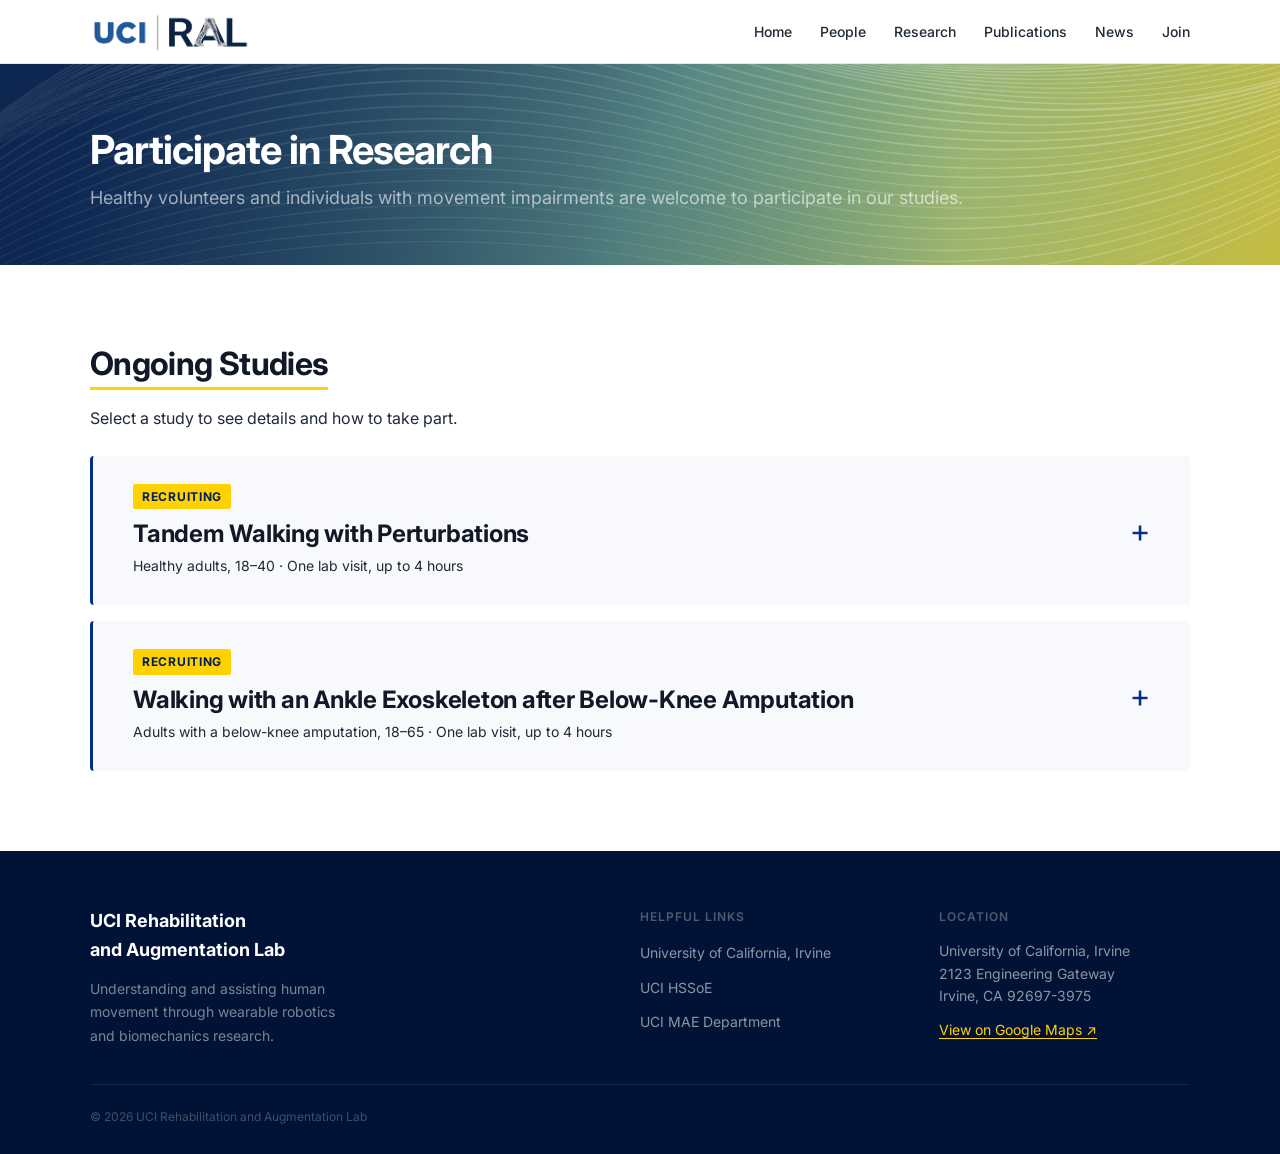
<file: participate.html>
<!DOCTYPE html>
<html lang="en">
<head>
<meta charset="UTF-8">
<meta name="viewport" content="width=device-width, initial-scale=1">
<meta name="robots" content="noindex">
<link rel="icon" type="image/png" href="images/logos/siteTabIcon.png">
<link rel="apple-touch-icon" href="images/logos/siteTabIcon.png">
<title>Participate — UCI Rehabilitation and Augmentation Lab</title>
<link rel="stylesheet" href="style.css?v=24">
</head>
<body>
<nav class="nav">
  <a class="nav-brand" href="index.html"><img src="images/logos/logo-ral-v2.png" alt="UCI Rehabilitation and Augmentation Lab"></a>
  <ul class="nav-links">
    <li><a href="index.html">Home</a></li><li><a href="people.html">People</a></li><li><a href="research.html">Research</a></li><li><a href="publications.html">Publications</a></li><li><a href="news.html">News</a></li><li><a href="join.html">Join</a></li>
  </ul>
</nav>
<div class="page-hdr"><div class="page-hdr-in"><h1>Participate in Research</h1><p>Healthy volunteers and individuals with movement impairments are welcome to participate in our studies.</p></div></div>
<section class="sec"><div class="wrap">
  <h2 class="sec-h"><span>Ongoing Studies</span></h2>
  <p class="study-intro">Select a study to see details and how to take part.</p>
  <div class="study-list">

  <details class="study" id="tandem-walking">
    <summary class="study-sum">
      <span class="study-tag">Recruiting</span>
      <span class="study-title">Tandem Walking with Perturbations</span>
      <span class="study-meta">Healthy adults, 18–40 · One lab visit, up to 4 hours</span>
    </summary>
    <div class="study-hd">
      <div class="study-img zoomable"><img src="images/tandemWalking.jpg" alt="Participant walking on a treadmill while wearing a waist harness with tethers"></div>
      <div>
        <p class="study-sub">Rehabilitation and Augmentation Lab · Department of Mechanical and Aerospace Engineering · University of California, Irvine</p>
        <p class="study-lead">Researchers from the University of California, Irvine are recruiting participants for a research study focusing on determining how individual metrics and task error during task performance after motor learning of a novel task. The findings of this study may help advance knowledge of how people compensate for changes in balance, how they recover from errors and failures during task performance, and how they learn novel motor tasks.</p>
      </div>
    </div>
    <div class="study-body">
      <h4>Purpose</h4>
      <p>The long-term goal of our work is to identify motor learning mechanisms responsible for task performance and to manipulate them for improved gait training and rehabilitation. Recent research has shown that experiencing failure during task performance is crucial to motor learning. However, the mechanisms behind recovering from failure or, more generally, behind compensating for instability and perturbations, are not fully understood. In the proposed studies, we will first evaluate a range of measures that will allow us to quantify individual performance abilities. We will then perform a series of experiments that will challenge participant balance and learning of novel motor tasks (such as walking on a balance beam). This will allow us to evaluate how individual performance measures and task difficulty are related to motor learning. We will also evaluate how these measures relate to recovering from error during task performance, as well as how the amount of error affects overall performance.</p>
      <h4>Summary</h4>
      <p>In this study you will be asked to come to the Human Performance Lab, located in Biological Sciences III, at the University of California, Irvine. You will walk on a treadmill while wearing a harness around your hips that can apply sideways perturbations at different intensities. At the start and end of the session, you will also complete a brief balance assessment on a narrowing beam. We will place sensors on your legs to record muscle activity, and a motion capture system will track your movement. Experiments may last up to 4 hours, including up to 1.5 hours of walking with breaks.</p>
      <h4>Eligibility criteria</h4>
      <ul>
        <li>Between 18–40 years of age</li>
        <li>Can walk comfortably on a treadmill for 30 minutes continuously, up to 1.5 hours (with breaks) over a 4-hour period</li>
        <li>Can walk outdoors on uneven ground (such as grass or gravel)</li>
        <li>Have not been injured in the past 6 months</li>
        <li>Have no musculoskeletal, neurological, or cardiovascular conditions which may affect balance</li>
        <li>Can understand instructions in English</li>
      </ul>
      <h4>Benefits</h4>
      <p>Taking part in this study may or may not improve your gait and balance. While the research team hopes that training your balance improves your motor learning, there is no guarantee of this occurring. This study will help researchers learn more about how individuals compensate for changes in balance, how they recover from errors during task performance, and how they learn novel motor tasks.</p>
      <h4>Compensation</h4>
      <p>Participants will be financially compensated for their participation with a $50 gift card at the end of each lab visit.</p>
      <div class="study-contact">If you are interested in participating, please fill out our short eligibility form. A member of our team will follow up by email to confirm and schedule your visit.<br><a class="btn-gold" href="https://docs.google.com/forms/d/e/1FAIpQLSebdwefFU0pFC8hsA2hVKj-YmBmpUto1_oIFmQjYG41ea1pOA/viewform" target="_blank" rel="noopener">Check eligibility ↗</a><br>Questions? Email Meghana Sagare at <a href="mailto:msagare@uci.edu">msagare@uci.edu</a>.</div>
    </div>
  </details>

  <details class="study" id="ankle-exo">
    <summary class="study-sum">
      <span class="study-tag">Recruiting</span>
      <span class="study-title">Walking with an Ankle Exoskeleton after Below-Knee Amputation</span>
      <span class="study-meta">Adults with a below-knee amputation, 18–65 · One lab visit, up to 4 hours</span>
    </summary>
    <div class="study-hd">
      <div class="study-img zoomable"><img src="images/exoTee.png" alt="Ankle exoskeleton worn on the intact leg of a person with a below-knee amputation"></div>
      <div>
        <p class="study-sub">Rehabilitation and Augmentation Lab · Department of Mechanical and Aerospace Engineering · University of California, Irvine</p>
      </div>
    </div>
    <div class="study-body">
      <h4>Purpose</h4>
      <p>The long-term goal of this study is to understand how people with unilateral transtibial amputation learn to use assistive devices, such as ankle exoskeletons. By studying how people adapt and move with these devices, we hope to find better ways to support their walking and improve rehabilitation training.</p>
      <h4>Summary</h4>
      <p>In this experiment, you will be asked to come into the Rehabilitation and Augmentation Lab, located in the Engineering Gateway Building, at the University of California, Irvine. You will be asked to walk on a treadmill while wearing an ankle exoskeleton on your intact leg. We will place sensors on your legs and body to record how you walk. You will also be asked to wear a mask over your head to measure your breathing. Experiments may last up to 4 hours, including up to 60 minutes of total walking with breaks.</p>
      <h4>Eligibility criteria</h4>
      <ul>
        <li>Between 18–65 years of age</li>
        <li>Must have a unilateral transtibial amputation</li>
        <li>Must be a K-level of K3 or higher</li>
        <li>Can walk on a treadmill</li>
        <li>Can walk for 10 minutes continuously, and up to 60 minutes total (with breaks) over a 4-hour period</li>
        <li>Have no neurological or cardiovascular conditions which may affect balance</li>
        <li>Can understand instructions in English</li>
      </ul>
      <h4>Benefits</h4>
      <p>Taking part in this study may or may not improve your walking and balance. While the research team hopes that training with the assistive devices improves your motor learning abilities, there is no guarantee of this occurring. This study will help researchers learn more about motor learning mechanisms that can be improved by wearable robotic devices for better gait training and rehabilitation. We hope that information from this study will lead to improved technologies for individuals with disabilities affecting locomotion. Improved robotic device technology may be developed as a result of this study, which might, at some point in the future, result in better commercial exoskeleton products available for you to purchase.</p>
      <h4>Compensation</h4>
      <p>Participants will be compensated $25/hour for their participation.</p>
      <div class="study-contact">If you are interested in participating, please email Anthony Campoy at <a href="mailto:atcampoy@uci.edu">atcampoy@uci.edu</a>.</div>
    </div>
  </details>

  </div>
</div></section>
<footer class="footer">
  <div class="footer-inner">
    <div class="footer-brand">
      <h3>UCI Rehabilitation<br>and Augmentation Lab</h3>
      <p>Understanding and assisting human movement through wearable robotics and biomechanics research.</p>
    </div>
    <div class="footer-col">
      <h4>Helpful Links</h4>
      <ul>
        <li><a href="https://uci.edu/" target="_blank" rel="noopener">University of California, Irvine</a></li>
        <li><a href="https://engineering.uci.edu/" target="_blank" rel="noopener">UCI HSSoE</a></li>
        <li><a href="https://engineering.uci.edu/dept/mae" target="_blank" rel="noopener">UCI MAE Department</a></li>
      </ul>
    </div>
    <div class="footer-col">
      <h4>Location</h4>
      <address class="footer-addr">University of California, Irvine<br>2123 Engineering Gateway<br>Irvine, CA 92697-3975</address>
      <a class="footer-map" href="https://goo.gl/maps/8qUUyFaDu9bvtkPZA" target="_blank" rel="noopener">View on Google Maps ↗</a>
    </div>
  </div>
  <div class="footer-bottom">
    <span>© 2026 UCI Rehabilitation and Augmentation Lab</span>
  </div>
</footer>
<script src="lightbox.js"></script>
<script src="participate.js"></script>
</body></html>
</file>
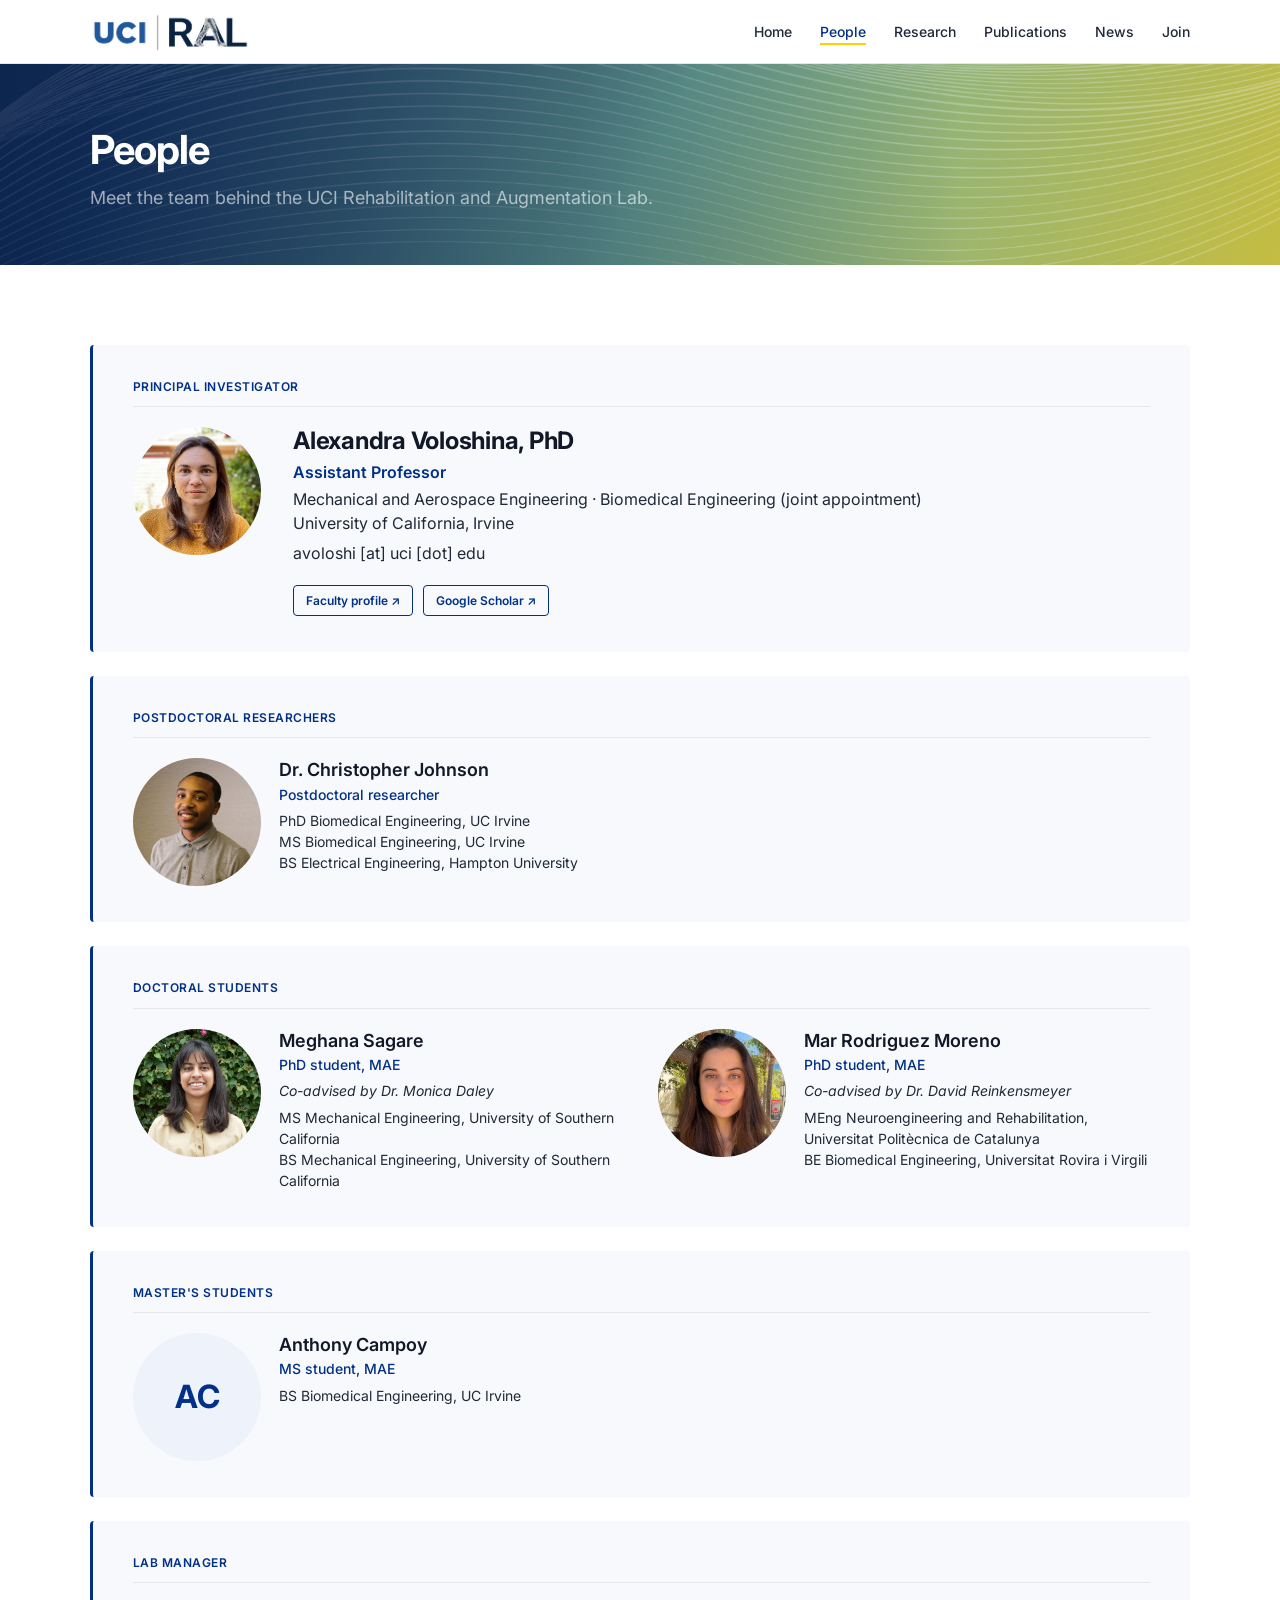
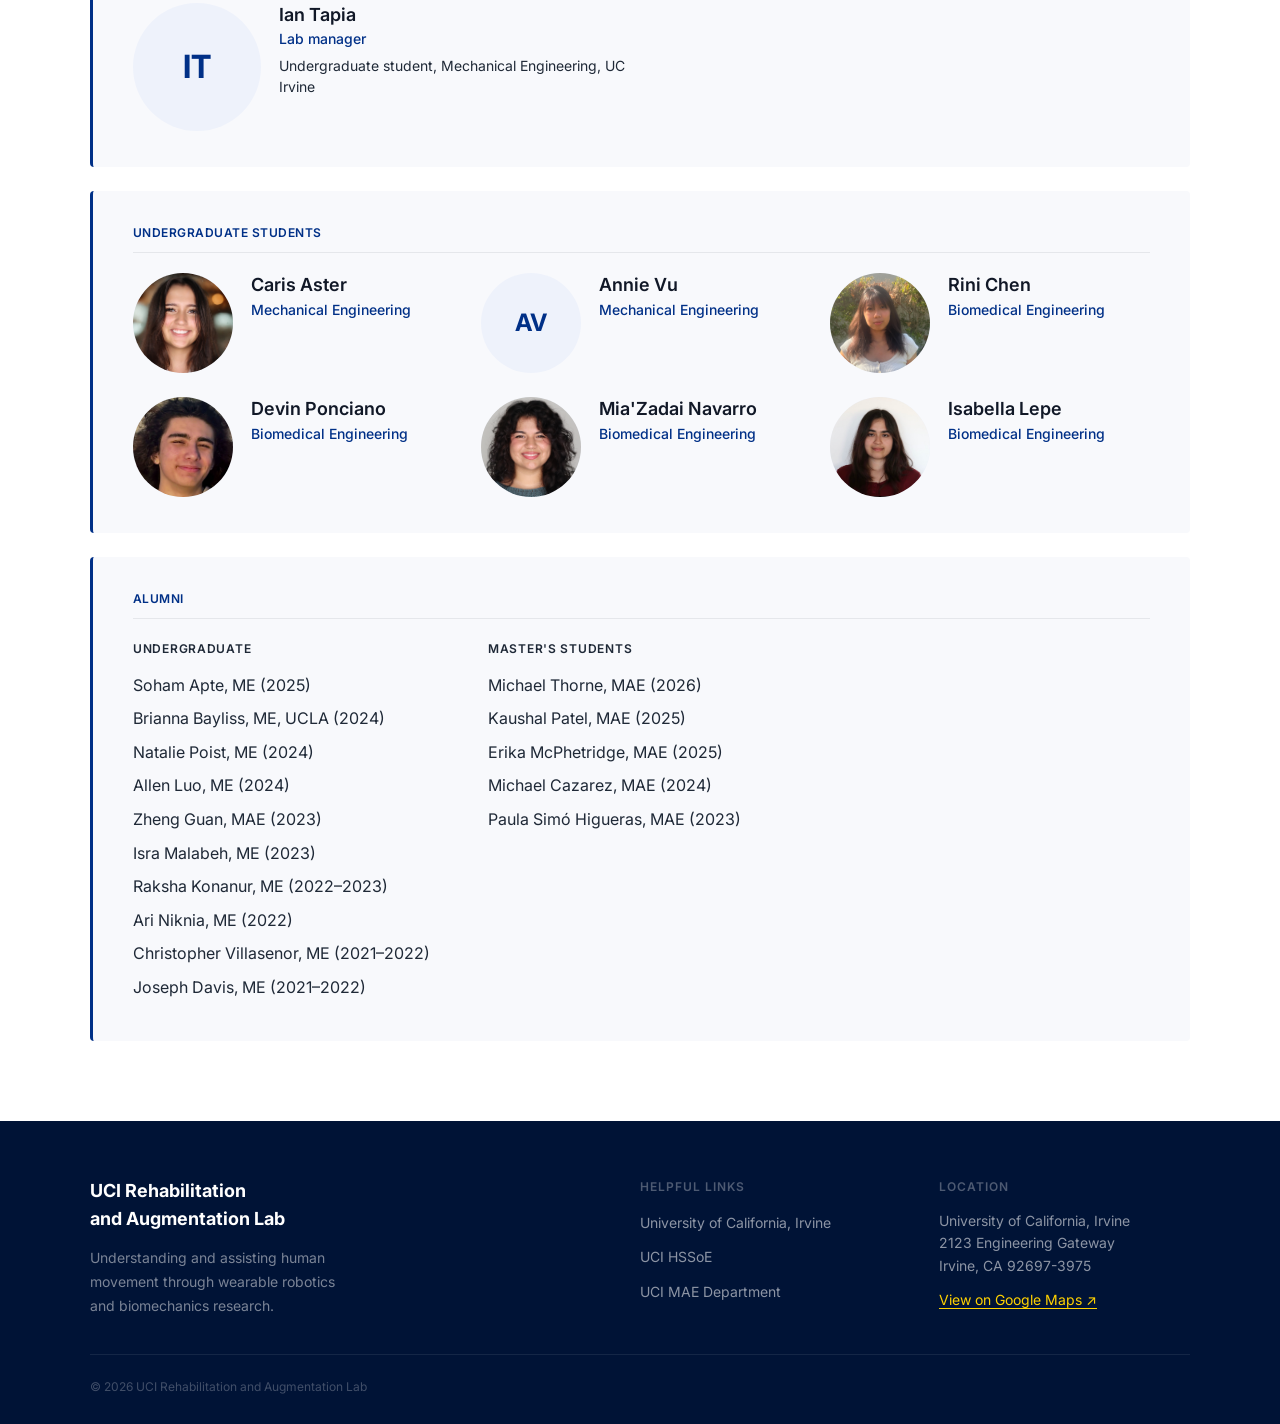
<file: people.html>
<!DOCTYPE html>
<html lang="en">
<head>
<meta charset="UTF-8">
<meta name="viewport" content="width=device-width, initial-scale=1">
<link rel="icon" type="image/png" href="images/logos/siteTabIcon.png">
<link rel="apple-touch-icon" href="images/logos/siteTabIcon.png">
<title>People — UCI Rehabilitation and Augmentation Lab</title>
<meta name="description" content="Meet the team behind the UCI Rehabilitation and Augmentation Lab.">
<link rel="stylesheet" href="style.css?v=24">
</head>
<body>
<nav class="nav">
  <a class="nav-brand" href="index.html"><img src="images/logos/logo-ral-v2.png" alt="UCI Rehabilitation and Augmentation Lab"></a>
  <ul class="nav-links">
    <li><a href="index.html">Home</a></li>
    <li><a href="people.html" class="active">People</a></li>
    <li><a href="research.html">Research</a></li>
    <li><a href="publications.html">Publications</a></li>
    <li><a href="news.html">News</a></li>
    <li><a href="join.html">Join</a></li>
  </ul>
</nav>
<div class="page-hdr"><div class="page-hdr-in"><h1>People</h1><p>Meet the team behind the UCI Rehabilitation and Augmentation Lab.</p></div></div>
<section class="sec"><div class="wrap ppl-wrap">
<div class="grp-box">
  <div class="grp-h">Principal Investigator</div>
  <div class="pi-card">
  <div class="av av-lg">AV<img src="images/people/alexandra-voloshina.jpg" alt="Alexandra Voloshina"></div>
  <div class="pi-info">
    <h2>Alexandra Voloshina, PhD</h2>
    <div class="pi-title">Assistant Professor</div>
    <div class="pi-dept">Mechanical and Aerospace Engineering · Biomedical Engineering (joint appointment)<br>University of California, Irvine</div>
    <div class="pi-email">avoloshi [at] uci [dot] edu</div>
    <div class="tag-links">
      <a class="tag-link" href="https://engineering.uci.edu/users/alexandra-voloshina" target="_blank" rel="noopener">Faculty profile ↗</a>
      <a class="tag-link" href="https://scholar.google.com/citations?user=FHtkGgIAAAAJ&hl=en" target="_blank" rel="noopener">Google Scholar ↗</a>
    </div>
  </div>
  </div>
</div>
<div class="grp-box">
  <div class="grp-h">Postdoctoral Researchers</div>
  <div class="ppl-grid">
    <div class="person-card"><div class="av av-lg">CJ<img src="images/people/christopher-johnson.jpeg" alt="Christopher Johnson"></div><div class="p-info"><div class="p-name">Dr. Christopher Johnson</div><div class="p-role">Postdoctoral researcher</div><div class="p-bg">PhD Biomedical Engineering, UC Irvine<br>MS Biomedical Engineering, UC Irvine<br>BS Electrical Engineering, Hampton University</div></div></div>
  </div>
</div>
<div class="grp-box">
  <div class="grp-h">Doctoral Students</div>
  <div class="ppl-grid">
    <div class="person-card"><div class="av av-lg">MS<img src="images/people/meghana-sagare.jpg" alt="Meghana Sagare"></div><div class="p-info"><div class="p-name">Meghana Sagare</div><div class="p-role">PhD student, MAE</div><div class="p-coadv">Co-advised by Dr. Monica Daley</div><div class="p-bg">MS Mechanical Engineering, University of Southern California<br>BS Mechanical Engineering, University of Southern California</div></div></div>
    <div class="person-card"><div class="av av-lg">MR<img src="images/people/mar-rodriguez.jpg" alt="Mar Rodriguez Moreno" style="object-position: center 22%"></div><div class="p-info"><div class="p-name">Mar Rodriguez Moreno</div><div class="p-role">PhD student, MAE</div><div class="p-coadv">Co-advised by Dr. David Reinkensmeyer</div><div class="p-bg">MEng Neuroengineering and Rehabilitation, Universitat Politècnica de Catalunya<br>BE Biomedical Engineering, Universitat Rovira i Virgili</div></div></div>
  </div>
</div>
<div class="grp-box">
  <div class="grp-h">Master's Students</div>
  <div class="ppl-grid">
    <div class="person-card"><div class="av av-lg">AC</div><div class="p-info"><div class="p-name">Anthony Campoy</div><div class="p-role">MS student, MAE</div><div class="p-bg">BS Biomedical Engineering, UC Irvine</div></div></div>
  </div>
</div>
<div class="grp-box">
  <div class="grp-h">Lab Manager</div>
  <div class="ppl-grid">
    <div class="person-card"><div class="av av-lg">IT</div><div class="p-info"><div class="p-name">Ian Tapia</div><div class="p-role">Lab manager</div><div class="p-bg">Undergraduate student, Mechanical Engineering, UC Irvine</div></div></div>
  </div>
</div>
<div class="grp-box">
  <div class="grp-h">Undergraduate Students</div>
  <div class="ppl-grid-4">
    <div class="person-card"><div class="av av-sm">CA<img src="images/people/caris-aster.jpg" alt="Caris Aster"></div><div class="p-info"><div class="p-name">Caris Aster</div><div class="p-role">Mechanical Engineering</div></div></div>
    <div class="person-card"><div class="av av-sm">AV</div><div class="p-info"><div class="p-name">Annie Vu</div><div class="p-role">Mechanical Engineering</div></div></div>
    <div class="person-card"><div class="av av-sm">RC<img src="images/people/rini-chen.jpeg" alt="Rini Chen"></div><div class="p-info"><div class="p-name">Rini Chen</div><div class="p-role">Biomedical Engineering</div></div></div>
    <div class="person-card"><div class="av av-sm">DP<img src="images/people/devin-ponciano.jpg" alt="Devin Ponciano"></div><div class="p-info"><div class="p-name">Devin Ponciano</div><div class="p-role">Biomedical Engineering</div></div></div>
    <div class="person-card"><div class="av av-sm">MN<img src="images/people/miazadai-navarro.jpg" alt="Mia Navarro"></div><div class="p-info"><div class="p-name">Mia'Zadai Navarro</div><div class="p-role">Biomedical Engineering</div></div></div>
    <div class="person-card"><div class="av av-sm">IL<img src="images/people/isabella-lepe.jpg" alt="Isabella Lepe"></div><div class="p-info"><div class="p-name">Isabella Lepe</div><div class="p-role">Biomedical Engineering</div></div></div>
  </div>
</div>
<div class="grp-box">
  <div class="grp-h">Alumni</div>
  <div class="alumni-cols">
    <div class="alumni-grp"><h4>Undergraduate</h4><ul class="alumni-list">
      <li>Soham Apte, ME (2025)</li><li>Brianna Bayliss, ME, UCLA (2024)</li><li>Natalie Poist, ME (2024)</li><li>Allen Luo, ME (2024)</li><li>Zheng Guan, MAE (2023)</li><li>Isra Malabeh, ME (2023)</li><li>Raksha Konanur, ME (2022–2023)</li><li>Ari Niknia, ME (2022)</li><li>Christopher Villasenor, ME (2021–2022)</li><li>Joseph Davis, ME (2021–2022)</li>
    </ul></div>
    <div class="alumni-grp"><h4>Master's students</h4><ul class="alumni-list">
      <li>Michael Thorne, MAE (2026)</li><li>Kaushal Patel, MAE (2025)</li><li>Erika McPhetridge, MAE (2025)</li><li>Michael Cazarez, MAE (2024)</li><li>Paula Simó Higueras, MAE (2023)</li>
    </ul></div>
  </div>
</div>
</div></section>
<footer class="footer">
  <div class="footer-inner">
    <div class="footer-brand">
      <h3>UCI Rehabilitation<br>and Augmentation Lab</h3>
      <p>Understanding and assisting human movement through wearable robotics and biomechanics research.</p>
    </div>
    <div class="footer-col">
      <h4>Helpful Links</h4>
      <ul>
        <li><a href="https://uci.edu/" target="_blank" rel="noopener">University of California, Irvine</a></li>
        <li><a href="https://engineering.uci.edu/" target="_blank" rel="noopener">UCI HSSoE</a></li>
        <li><a href="https://engineering.uci.edu/dept/mae" target="_blank" rel="noopener">UCI MAE Department</a></li>
      </ul>
    </div>
    <div class="footer-col">
      <h4>Location</h4>
      <address class="footer-addr">University of California, Irvine<br>2123 Engineering Gateway<br>Irvine, CA 92697-3975</address>
      <a class="footer-map" href="https://goo.gl/maps/8qUUyFaDu9bvtkPZA" target="_blank" rel="noopener">View on Google Maps ↗</a>
    </div>
  </div>
  <div class="footer-bottom">
    <span>© 2026 UCI Rehabilitation and Augmentation Lab</span>
  </div>
</footer>
</body></html>
</file>
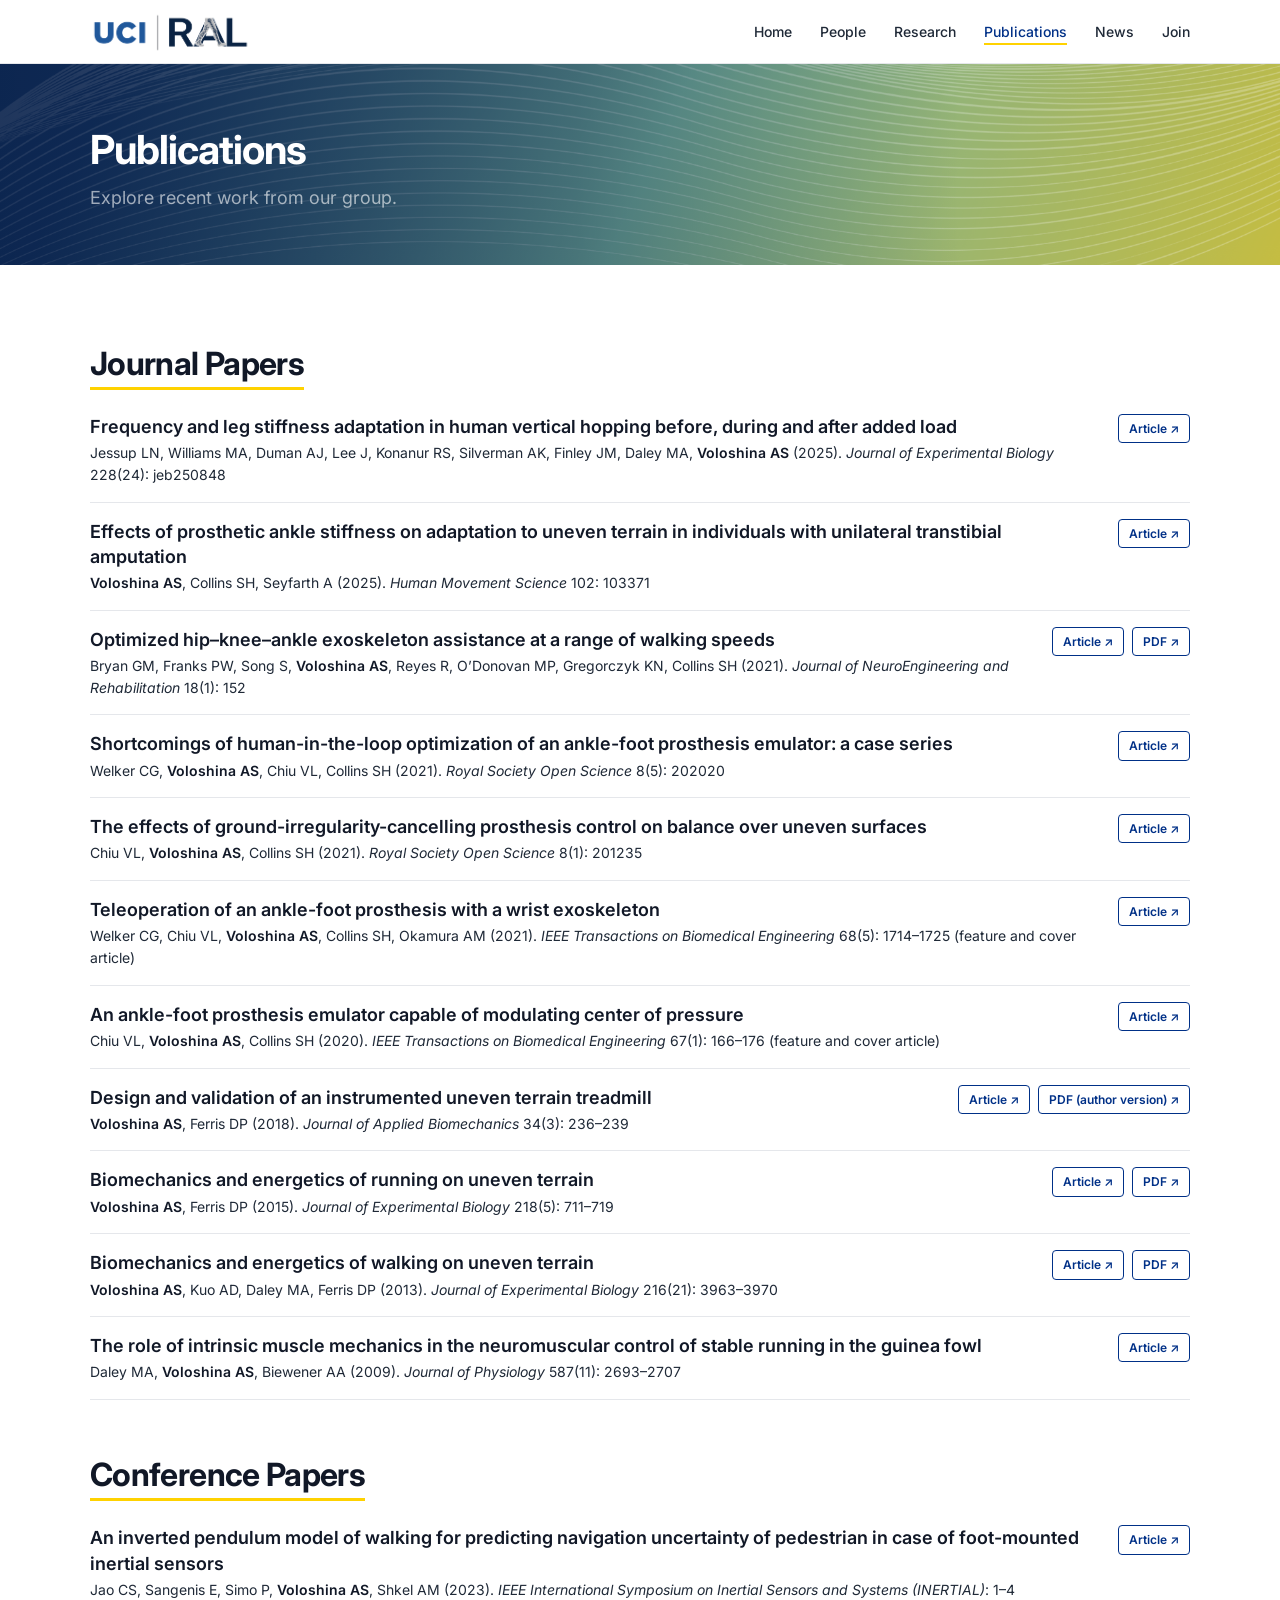
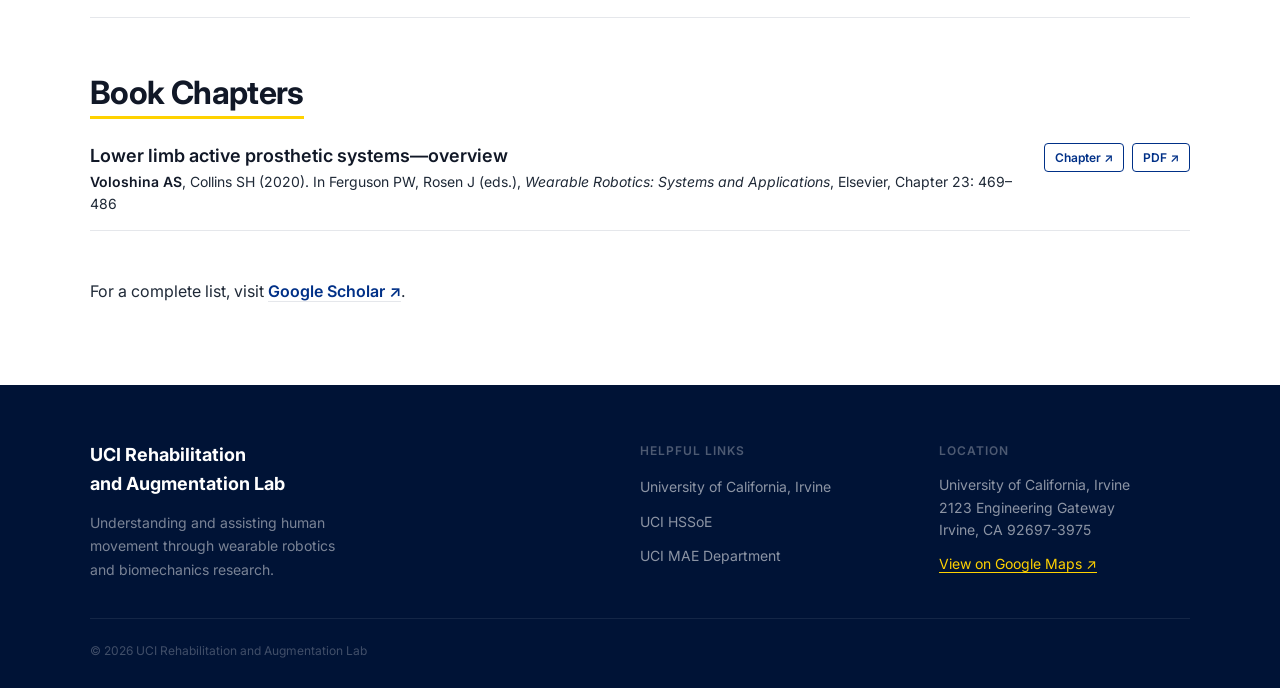
<file: publications.html>
<!DOCTYPE html>
<html lang="en">
<head>
<meta charset="UTF-8">
<meta name="viewport" content="width=device-width, initial-scale=1">
<link rel="icon" type="image/png" href="images/logos/siteTabIcon.png">
<link rel="apple-touch-icon" href="images/logos/siteTabIcon.png">
<title>Publications — UCI Rehabilitation and Augmentation Lab</title>
<link rel="stylesheet" href="style.css?v=24">
</head>
<body>
<nav class="nav">
  <a class="nav-brand" href="index.html"><img src="images/logos/logo-ral-v2.png" alt="UCI Rehabilitation and Augmentation Lab"></a>
  <ul class="nav-links">
    <li><a href="index.html">Home</a></li><li><a href="people.html">People</a></li><li><a href="research.html">Research</a></li>
    <li><a href="publications.html" class="active">Publications</a></li>
    <li><a href="news.html">News</a></li><li><a href="join.html">Join</a></li>
  </ul>
</nav>
<div class="page-hdr"><div class="page-hdr-in"><h1>Publications</h1><p>Explore recent work from our group.</p></div></div>
<section class="sec"><div class="wrap">
  <h2 class="sec-h pub-sec-h"><span>Journal Papers</span></h2>
  <div class="pub-row">
    <div>
      <a class="pub-title" href="https://journals.biologists.com/jeb/article/228/24/jeb250848/370091" target="_blank" rel="noopener">Frequency and leg stiffness adaptation in human vertical hopping before, during and after added load</a>
      <div class="pub-meta">Jessup LN, Williams MA, Duman AJ, Lee J, Konanur RS, Silverman AK, Finley JM, Daley MA, <strong>Voloshina AS</strong> (2025). <em>Journal of Experimental Biology</em> 228(24): jeb250848</div>
    </div>
    <div class="pub-links"><a class="pub-btn" href="https://journals.biologists.com/jeb/article/228/24/jeb250848/370091" target="_blank" rel="noopener">Article ↗</a></div>
  </div>
  <div class="pub-row">
    <div>
      <a class="pub-title" href="https://www.sciencedirect.com/science/article/pii/S0167945725000533" target="_blank" rel="noopener">Effects of prosthetic ankle stiffness on adaptation to uneven terrain in individuals with unilateral transtibial amputation</a>
      <div class="pub-meta"><strong>Voloshina AS</strong>, Collins SH, Seyfarth A (2025). <em>Human Movement Science</em> 102: 103371</div>
    </div>
    <div class="pub-links"><a class="pub-btn" href="https://www.sciencedirect.com/science/article/pii/S0167945725000533" target="_blank" rel="noopener">Article ↗</a></div>
  </div>
  <div class="pub-row">
    <div>
      <a class="pub-title" href="https://jneuroengrehab.biomedcentral.com/articles/10.1186/s12984-021-00943-y" target="_blank" rel="noopener">Optimized hip–knee–ankle exoskeleton assistance at a range of walking speeds</a>
      <div class="pub-meta">Bryan GM, Franks PW, Song S, <strong>Voloshina AS</strong>, Reyes R, O’Donovan MP, Gregorczyk KN, Collins SH (2021). <em>Journal of NeuroEngineering and Rehabilitation</em> 18(1): 152</div>
    </div>
    <div class="pub-links"><a class="pub-btn" href="https://jneuroengrehab.biomedcentral.com/articles/10.1186/s12984-021-00943-y" target="_blank" rel="noopener">Article ↗</a><a class="pub-btn" href="images/publications/Optimized-hip-knee-ankle-exoskeleton-assistance-at-a-range-of-walking-speeds.pdf" target="_blank" rel="noopener">PDF ↗</a></div>
  </div>
  <div class="pub-row">
    <div>
      <a class="pub-title" href="https://royalsocietypublishing.org/doi/10.1098/rsos.202020" target="_blank" rel="noopener">Shortcomings of human-in-the-loop optimization of an ankle-foot prosthesis emulator: a case series</a>
      <div class="pub-meta">Welker CG, <strong>Voloshina AS</strong>, Chiu VL, Collins SH (2021). <em>Royal Society Open Science</em> 8(5): 202020</div>
    </div>
    <div class="pub-links"><a class="pub-btn" href="https://royalsocietypublishing.org/doi/10.1098/rsos.202020" target="_blank" rel="noopener">Article ↗</a></div>
  </div>
  <div class="pub-row">
    <div>
      <a class="pub-title" href="https://royalsocietypublishing.org/doi/full/10.1098/rsos.201235" target="_blank" rel="noopener">The effects of ground-irregularity-cancelling prosthesis control on balance over uneven surfaces</a>
      <div class="pub-meta">Chiu VL, <strong>Voloshina AS</strong>, Collins SH (2021). <em>Royal Society Open Science</em> 8(1): 201235</div>
    </div>
    <div class="pub-links"><a class="pub-btn" href="https://royalsocietypublishing.org/doi/full/10.1098/rsos.201235" target="_blank" rel="noopener">Article ↗</a></div>
  </div>
  <div class="pub-row">
    <div>
      <a class="pub-title" href="https://pubmed.ncbi.nlm.nih.gov/33347402/" target="_blank" rel="noopener">Teleoperation of an ankle-foot prosthesis with a wrist exoskeleton</a>
      <div class="pub-meta">Welker CG, Chiu VL, <strong>Voloshina AS</strong>, Collins SH, Okamura AM (2021). <em>IEEE Transactions on Biomedical Engineering</em> 68(5): 1714–1725 (feature and cover article)</div>
    </div>
    <div class="pub-links"><a class="pub-btn" href="https://pubmed.ncbi.nlm.nih.gov/33347402/" target="_blank" rel="noopener">Article ↗</a></div>
  </div>
  <div class="pub-row">
    <div>
      <a class="pub-title" href="https://ieeexplore.ieee.org/document/8684874" target="_blank" rel="noopener">An ankle-foot prosthesis emulator capable of modulating center of pressure</a>
      <div class="pub-meta">Chiu VL, <strong>Voloshina AS</strong>, Collins SH (2020). <em>IEEE Transactions on Biomedical Engineering</em> 67(1): 166–176 (feature and cover article)</div>
    </div>
    <div class="pub-links"><a class="pub-btn" href="https://ieeexplore.ieee.org/document/8684874" target="_blank" rel="noopener">Article ↗</a></div>
  </div>
  <div class="pub-row">
    <div>
      <a class="pub-title" href="https://pubmed.ncbi.nlm.nih.gov/29345514/" target="_blank" rel="noopener">Design and validation of an instrumented uneven terrain treadmill</a>
      <div class="pub-meta"><strong>Voloshina AS</strong>, Ferris DP (2018). <em>Journal of Applied Biomechanics</em> 34(3): 236–239</div>
    </div>
    <div class="pub-links"><a class="pub-btn" href="https://pubmed.ncbi.nlm.nih.gov/29345514/" target="_blank" rel="noopener">Article ↗</a><a class="pub-btn" href="images/publications/Design-and-Validation-of-an-Instrumented-Uneven-Terrain-Treadmill_authorVersion.pdf" target="_blank" rel="noopener">PDF (author version) ↗</a></div>
  </div>
  <div class="pub-row">
    <div>
      <a class="pub-title" href="https://journals.biologists.com/jeb/article/218/5/711/14624/Biomechanics-and-energetics-of-running-on-uneven" target="_blank" rel="noopener">Biomechanics and energetics of running on uneven terrain</a>
      <div class="pub-meta"><strong>Voloshina AS</strong>, Ferris DP (2015). <em>Journal of Experimental Biology</em> 218(5): 711–719</div>
    </div>
    <div class="pub-links"><a class="pub-btn" href="https://journals.biologists.com/jeb/article/218/5/711/14624/Biomechanics-and-energetics-of-running-on-uneven" target="_blank" rel="noopener">Article ↗</a><a class="pub-btn" href="images/publications/Voloshina-Ferris_2015.pdf" target="_blank" rel="noopener">PDF ↗</a></div>
  </div>
  <div class="pub-row">
    <div>
      <a class="pub-title" href="https://journals.biologists.com/jeb/article/216/21/3963/11673/Biomechanics-and-energetics-of-walking-on-uneven" target="_blank" rel="noopener">Biomechanics and energetics of walking on uneven terrain</a>
      <div class="pub-meta"><strong>Voloshina AS</strong>, Kuo AD, Daley MA, Ferris DP (2013). <em>Journal of Experimental Biology</em> 216(21): 3963–3970</div>
    </div>
    <div class="pub-links"><a class="pub-btn" href="https://journals.biologists.com/jeb/article/216/21/3963/11673/Biomechanics-and-energetics-of-walking-on-uneven" target="_blank" rel="noopener">Article ↗</a><a class="pub-btn" href="images/publications/Voloshina-Kuo-Daley-Ferris_2013.pdf" target="_blank" rel="noopener">PDF ↗</a></div>
  </div>
  <div class="pub-row">
    <div>
      <a class="pub-title" href="https://www.ncbi.nlm.nih.gov/pmc/articles/PMC2714031/" target="_blank" rel="noopener">The role of intrinsic muscle mechanics in the neuromuscular control of stable running in the guinea fowl</a>
      <div class="pub-meta">Daley MA, <strong>Voloshina AS</strong>, Biewener AA (2009). <em>Journal of Physiology</em> 587(11): 2693–2707</div>
    </div>
    <div class="pub-links"><a class="pub-btn" href="https://www.ncbi.nlm.nih.gov/pmc/articles/PMC2714031/" target="_blank" rel="noopener">Article ↗</a></div>
  </div>
  <h2 class="sec-h pub-sec-h"><span>Conference Papers</span></h2>
  <div class="pub-row">
    <div>
      <a class="pub-title" href="https://ieeexplore.ieee.org/document/10104017" target="_blank" rel="noopener">An inverted pendulum model of walking for predicting navigation uncertainty of pedestrian in case of foot-mounted inertial sensors</a>
      <div class="pub-meta">Jao CS, Sangenis E, Simo P, <strong>Voloshina AS</strong>, Shkel AM (2023). <em>IEEE International Symposium on Inertial Sensors and Systems (INERTIAL)</em>: 1–4</div>
    </div>
    <div class="pub-links"><a class="pub-btn" href="https://ieeexplore.ieee.org/document/10104017" target="_blank" rel="noopener">Article ↗</a></div>
  </div>
  <h2 class="sec-h pub-sec-h"><span>Book Chapters</span></h2>
  <div class="pub-row">
    <div>
      <a class="pub-title" href="https://www.sciencedirect.com/science/article/abs/pii/B9780128146590000230" target="_blank" rel="noopener">Lower limb active prosthetic systems—overview</a>
      <div class="pub-meta"><strong>Voloshina AS</strong>, Collins SH (2020). In Ferguson PW, Rosen J (eds.), <em>Wearable Robotics: Systems and Applications</em>, Elsevier, Chapter 23: 469–486</div>
    </div>
    <div class="pub-links"><a class="pub-btn" href="https://www.sciencedirect.com/science/article/abs/pii/B9780128146590000230" target="_blank" rel="noopener">Chapter ↗</a><a class="pub-btn" href="images/publications/Voloshina-Collins_wearableRobotics_Ch23.pdf" target="_blank" rel="noopener">PDF ↗</a></div>
  </div>
  <p class="pub-more">For a complete list, visit <a href="https://scholar.google.com/citations?user=FHtkGgIAAAAJ&hl=en" target="_blank" rel="noopener">Google Scholar ↗</a>.</p>
</div></section>
<footer class="footer">
  <div class="footer-inner">
    <div class="footer-brand">
      <h3>UCI Rehabilitation<br>and Augmentation Lab</h3>
      <p>Understanding and assisting human movement through wearable robotics and biomechanics research.</p>
    </div>
    <div class="footer-col">
      <h4>Helpful Links</h4>
      <ul>
        <li><a href="https://uci.edu/" target="_blank" rel="noopener">University of California, Irvine</a></li>
        <li><a href="https://engineering.uci.edu/" target="_blank" rel="noopener">UCI HSSoE</a></li>
        <li><a href="https://engineering.uci.edu/dept/mae" target="_blank" rel="noopener">UCI MAE Department</a></li>
      </ul>
    </div>
    <div class="footer-col">
      <h4>Location</h4>
      <address class="footer-addr">University of California, Irvine<br>2123 Engineering Gateway<br>Irvine, CA 92697-3975</address>
      <a class="footer-map" href="https://goo.gl/maps/8qUUyFaDu9bvtkPZA" target="_blank" rel="noopener">View on Google Maps ↗</a>
    </div>
  </div>
  <div class="footer-bottom">
    <span>© 2026 UCI Rehabilitation and Augmentation Lab</span>
  </div>
</footer>
</body></html>
</file>
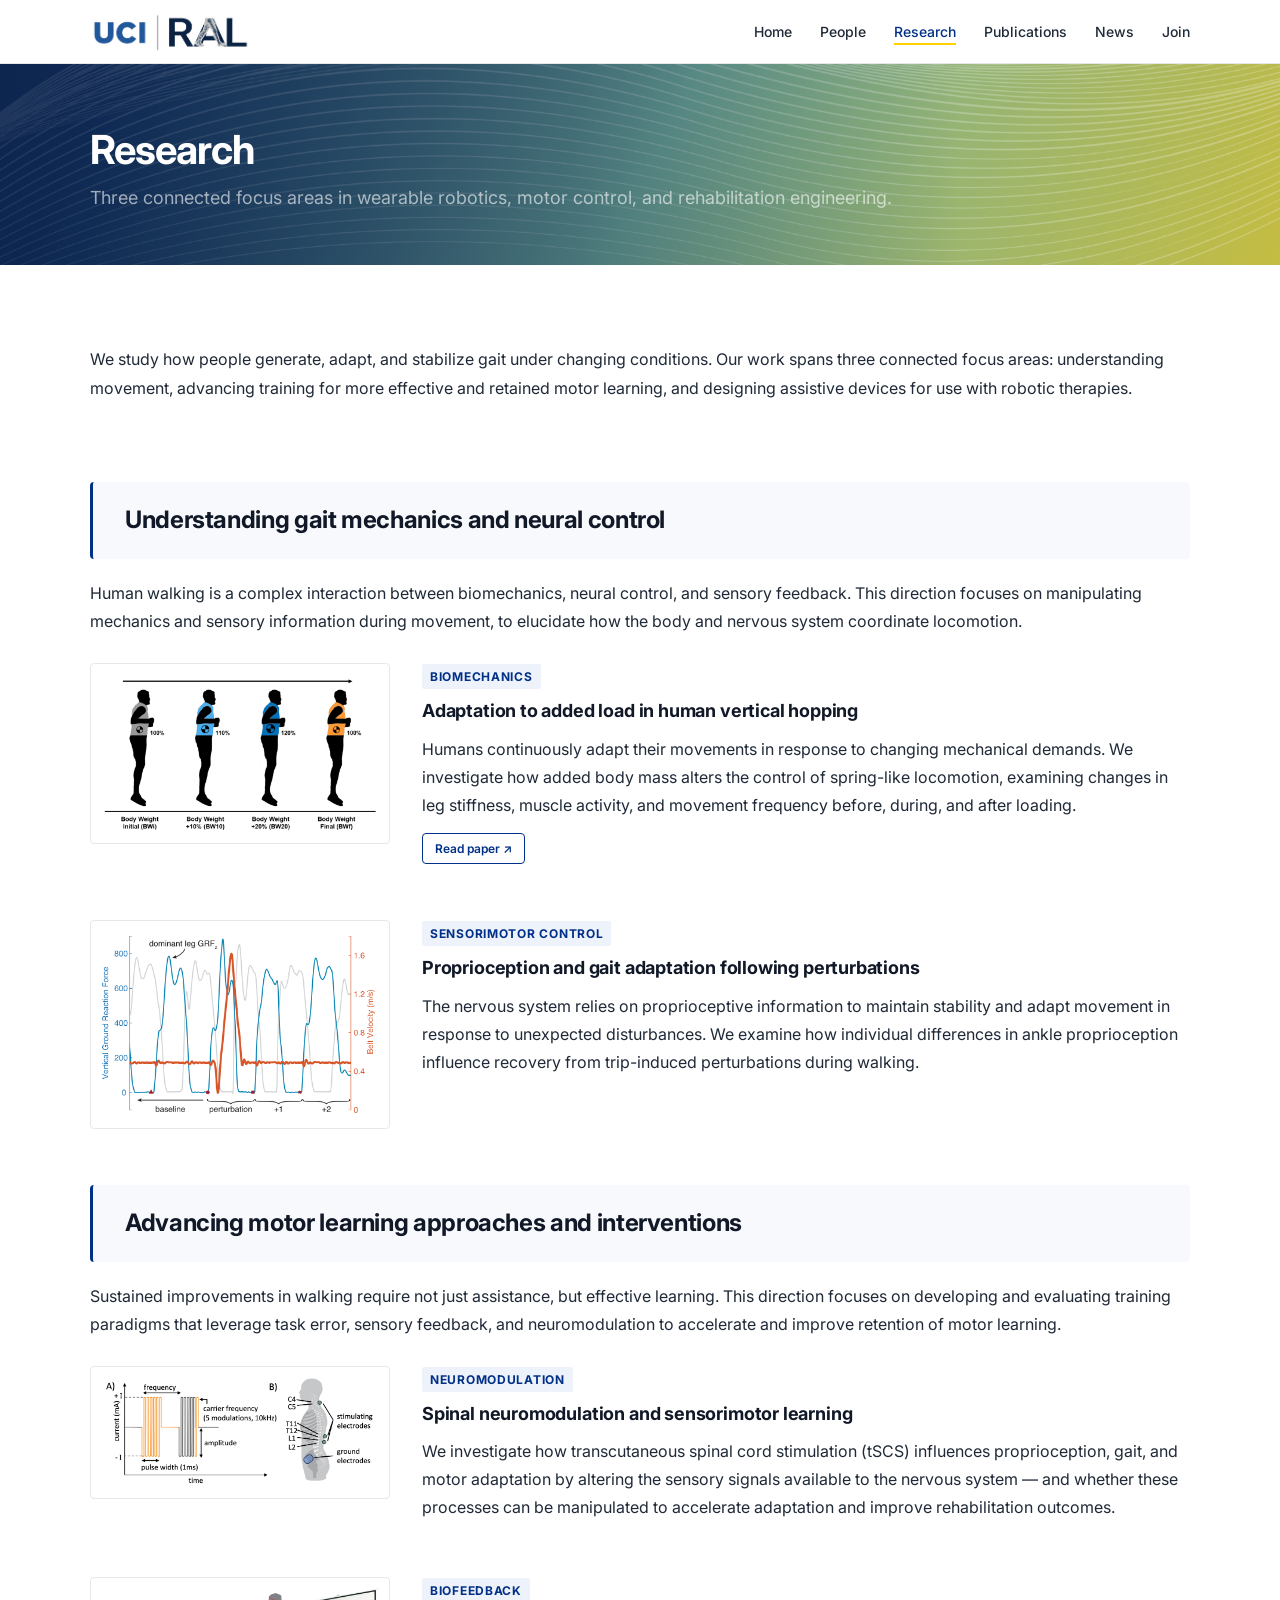
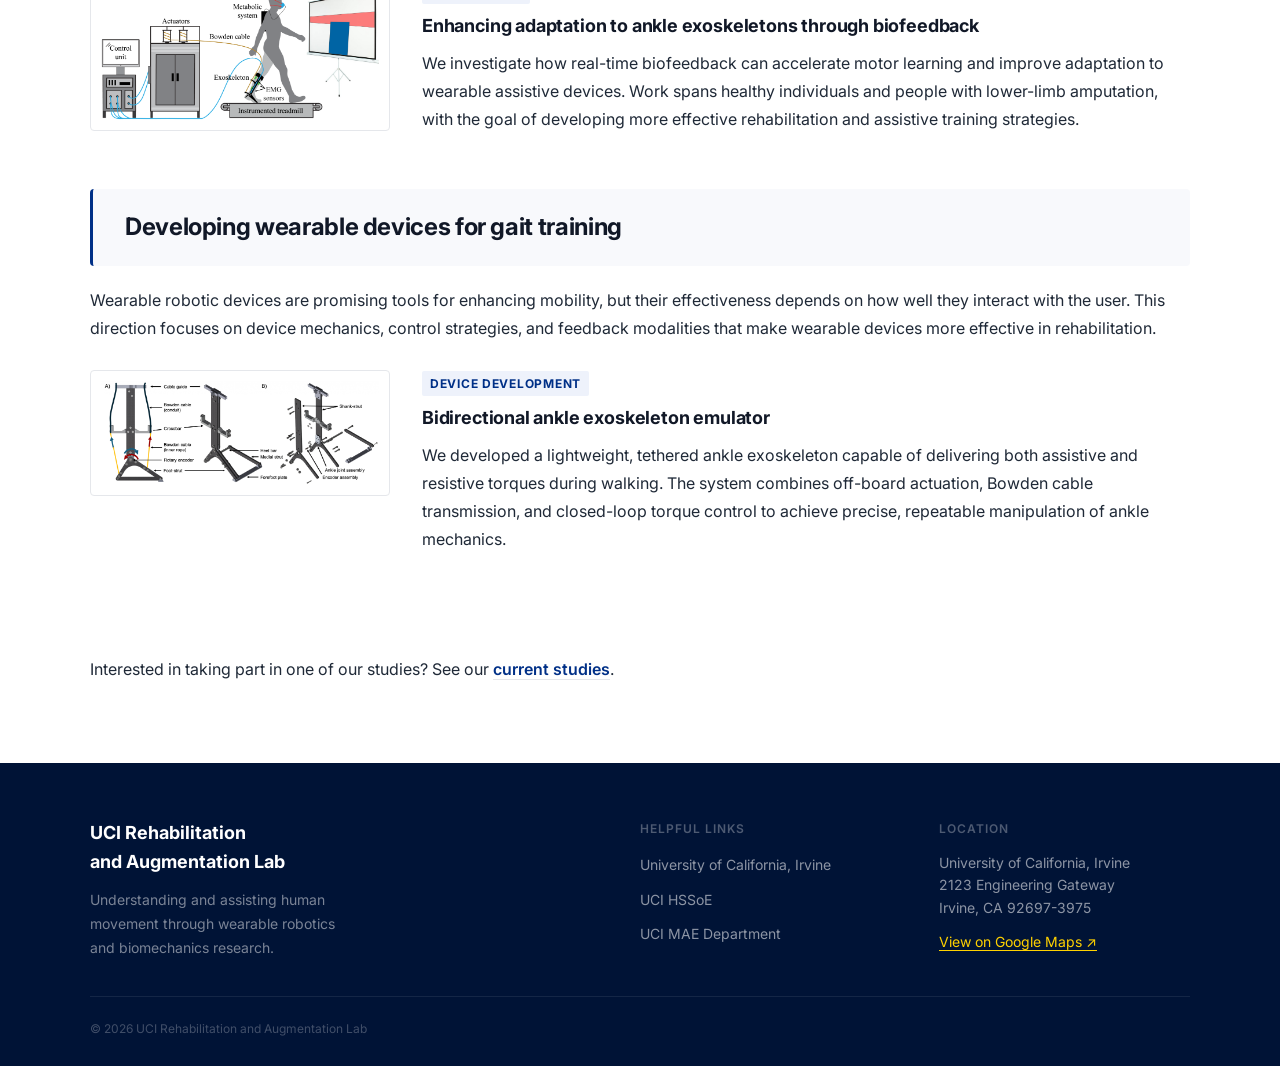
<file: research.html>
<!DOCTYPE html>
<html lang="en">
<head>
<meta charset="UTF-8">
<meta name="viewport" content="width=device-width, initial-scale=1">
<link rel="icon" type="image/png" href="images/logos/siteTabIcon.png">
<link rel="apple-touch-icon" href="images/logos/siteTabIcon.png">
<title>Research — UCI Rehabilitation and Augmentation Lab</title>
<meta name="description" content="Three connected research focus areas in wearable robotics, motor control, and rehabilitation engineering.">
<link rel="stylesheet" href="style.css?v=24">
</head>
<body>
<nav class="nav">
  <a class="nav-brand" href="index.html"><img src="images/logos/logo-ral-v2.png" alt="UCI Rehabilitation and Augmentation Lab"></a>
  <ul class="nav-links">
    <li><a href="index.html">Home</a></li><li><a href="people.html">People</a></li>
    <li><a href="research.html" class="active">Research</a></li>
    <li><a href="publications.html">Publications</a></li><li><a href="news.html">News</a></li>
    <li><a href="join.html">Join</a></li>
  </ul>
</nav>
<div class="page-hdr"><div class="page-hdr-in"><h1>Research</h1><p>Three connected focus areas in wearable robotics, motor control, and rehabilitation engineering.</p></div></div>
<section class="sec"><div class="wrap"><p class="page-intro">We study how people generate, adapt, and stabilize gait under changing conditions. Our work spans three connected focus areas: understanding movement, advancing training for more effective and retained motor learning, and designing assistive devices for use with robotic therapies.</p></div></section>

<section class="sec res-sec"><div class="wrap res-wrap">
<div class="theme-box">
  <div class="theme-hd"><h2>Understanding gait mechanics and neural control</h2></div>
  <p class="theme-desc">Human walking is a complex interaction between biomechanics, neural control, and sensory feedback. This direction focuses on manipulating mechanics and sensory information during movement, to elucidate how the body and nervous system coordinate locomotion.</p>
  <div class="proj">
    <div class="proj-img zoomable"><img src="images/research/hopping.png" alt="Hopping study"></div>
    <div class="proj-text"><div class="proj-tag">Biomechanics</div><h3>Adaptation to added load in human vertical hopping</h3><p>Humans continuously adapt their movements in response to changing mechanical demands. We investigate how added body mass alters the control of spring-like locomotion, examining changes in leg stiffness, muscle activity, and movement frequency before, during, and after loading.</p><a class="proj-paper" href="https://pmc.ncbi.nlm.nih.gov/articles/PMC12752494/" target="_blank" rel="noopener">Read paper ↗</a></div>
  </div>
  <div class="proj">
    <div class="proj-img zoomable"><img src="images/research/proprioception.png" alt="Proprioception study"></div>
    <div class="proj-text"><div class="proj-tag">Sensorimotor control</div><h3>Proprioception and gait adaptation following perturbations</h3><p>The nervous system relies on proprioceptive information to maintain stability and adapt movement in response to unexpected disturbances. We examine how individual differences in ankle proprioception influence recovery from trip-induced perturbations during walking.</p></div>
  </div>
</div>

<div class="theme-box">
  <div class="theme-hd"><h2>Advancing motor learning approaches and interventions</h2></div>
  <p class="theme-desc">Sustained improvements in walking require not just assistance, but effective learning. This direction focuses on developing and evaluating training paradigms that leverage task error, sensory feedback, and neuromodulation to accelerate and improve retention of motor learning.</p>
  <div class="proj">
    <div class="proj-img zoomable"><img src="images/research/tscs.png" alt="Spinal stimulation"></div>
    <div class="proj-text"><div class="proj-tag">Neuromodulation</div><h3>Spinal neuromodulation and sensorimotor learning</h3><p>We investigate how transcutaneous spinal cord stimulation (tSCS) influences proprioception, gait, and motor adaptation by altering the sensory signals available to the nervous system — and whether these processes can be manipulated to accelerate adaptation and improve rehabilitation outcomes.</p></div>
  </div>
  <div class="proj">
    <div class="proj-img zoomable"><img src="images/research/visualFeedbackExo.png" alt="Visual feedback exoskeleton"></div>
    <div class="proj-text"><div class="proj-tag">Biofeedback</div><h3>Enhancing adaptation to ankle exoskeletons through biofeedback</h3><p>We investigate how real-time biofeedback can accelerate motor learning and improve adaptation to wearable assistive devices. Work spans healthy individuals and people with lower-limb amputation, with the goal of developing more effective rehabilitation and assistive training strategies.</p></div>
  </div>
</div>

<div class="theme-box">
  <div class="theme-hd"><h2>Developing wearable devices for gait training</h2></div>
  <p class="theme-desc">Wearable robotic devices are promising tools for enhancing mobility, but their effectiveness depends on how well they interact with the user. This direction focuses on device mechanics, control strategies, and feedback modalities that make wearable devices more effective in rehabilitation.</p>
  <div class="proj">
    <div class="proj-img zoomable"><img src="images/research/constraintExo.png" alt="Bidirectional exoskeleton"></div>
    <div class="proj-text"><div class="proj-tag">Device development</div><h3>Bidirectional ankle exoskeleton emulator</h3><p>We developed a lightweight, tethered ankle exoskeleton capable of delivering both assistive and resistive torques during walking. The system combines off-board actuation, Bowden cable transmission, and closed-loop torque control to achieve precise, repeatable manipulation of ankle mechanics.</p></div>
  </div>
</div>
<p class="research-participate">Interested in taking part in one of our studies? See our <a href="participate.html">current studies</a>.</p>
</div></section>

<footer class="footer">
  <div class="footer-inner">
    <div class="footer-brand">
      <h3>UCI Rehabilitation<br>and Augmentation Lab</h3>
      <p>Understanding and assisting human movement through wearable robotics and biomechanics research.</p>
    </div>
    <div class="footer-col">
      <h4>Helpful Links</h4>
      <ul>
        <li><a href="https://uci.edu/" target="_blank" rel="noopener">University of California, Irvine</a></li>
        <li><a href="https://engineering.uci.edu/" target="_blank" rel="noopener">UCI HSSoE</a></li>
        <li><a href="https://engineering.uci.edu/dept/mae" target="_blank" rel="noopener">UCI MAE Department</a></li>
      </ul>
    </div>
    <div class="footer-col">
      <h4>Location</h4>
      <address class="footer-addr">University of California, Irvine<br>2123 Engineering Gateway<br>Irvine, CA 92697-3975</address>
      <a class="footer-map" href="https://goo.gl/maps/8qUUyFaDu9bvtkPZA" target="_blank" rel="noopener">View on Google Maps ↗</a>
    </div>
  </div>
  <div class="footer-bottom">
    <span>© 2026 UCI Rehabilitation and Augmentation Lab</span>
  </div>
</footer>
<script src="lightbox.js"></script>
</body></html>
</file>
<file: style.css>
/* UCI Rehabilitation & Augmentation Lab — Shared Styles */
@import url('https://fonts.googleapis.com/css2?family=Inter:wght@400;500;600;700&display=swap');

*, *::before, *::after { box-sizing: border-box; margin: 0; padding: 0; }
html { scroll-behavior: smooth; }
body { font-family: 'Inter', system-ui, sans-serif; color: #111827; background: #fff; line-height: 1.6; font-size: var(--fs-body); }
img { display: block; max-width: 100%; }
a { color: inherit; text-decoration: none; }

/* Variables */
:root {
  --blue: #003087;
  --blue-dk: #001f5b;
  --blue-tint: #eef2fb;
  --gold: #FFD200;
  --tx: #111827;
  --mt: #1F2937;
  --sb: #9CA3AF;
  --bg: #ffffff;
  --bg2: #f8f9fc;
  --bd: #E5E7EB;
  --r: 4px;
  /* type scale: every text size on the site comes from one of these */
  --fs-title: clamp(28px, 3.5vw, 40px);  /* page titles in the top banner */
  --fs-subtitle: 18px;                    /* line under page titles, homepage department line */
  --fs-section: clamp(24px, 3vw, 32px);  /* gold-underlined section headings */
  --fs-subhead: clamp(20px, 2.5vw, 24px);/* focus area titles, study title, PI name */
  --fs-item: 18px;                        /* card, project, person, publication and Join titles */
  --fs-body: 16px;                        /* all paragraphs */
  --fs-small: 14px;                       /* supporting details, menu, buttons, footer text */
  --fs-label: 12px;                       /* all-caps tags and labels, small outlined buttons */
}

/* NAV */
.nav {
  position: sticky; top: 0; z-index: 200;
  background: #fff; border-bottom: 1px solid var(--bd);
  display: flex; align-items: center; justify-content: space-between;
  padding: 0 max(48px, calc((100% - 1100px) / 2)); height: 64px;
}
.nav-brand { font-size: var(--fs-small); font-weight: 700; color: var(--blue); }
.nav-brand img { display: block; height: 44px; width: auto; }
.nav-links { display: flex; gap: 28px; list-style: none; }
.nav-links a {
  font-size: var(--fs-small); font-weight: 500; color: var(--mt);
  padding-bottom: 3px; border-bottom: 2px solid transparent;
  transition: color .15s, border-color .15s;
}
.nav-links a:hover { color: var(--blue); }
.nav-links a.active { color: var(--blue); border-bottom-color: var(--gold); }

/* PAGE HEADER */
.page-hdr { background: linear-gradient(90deg, rgba(0,20,60,.65) 0%, rgba(0,20,60,.35) 45%, rgba(0,20,60,0) 75%), url('images/page-header-background.png') center/cover no-repeat var(--blue-dk); padding: 64px 48px 52px; }
.page-hdr-in { max-width: 1100px; margin: 0 auto; }
.page-hdr h1 {
  font-size: var(--fs-title); font-weight: 700; color: #fff;
  letter-spacing: -.025em; line-height: 1.1;
}
.page-hdr p { font-size: var(--fs-subtitle); color: rgba(255,255,255,.6); margin-top: 12px; }
/* page titles slide in like the homepage banner */
.page-hdr h1, .page-hdr p { animation: heroSweep .9s cubic-bezier(.2,.7,.2,1) both; }
.page-hdr p { animation-delay: .3s; }

/* SHARED */
.wrap { max-width: 1100px; margin: 0 auto; }
.sec { padding: 80px 48px; }
.sec-off { background: var(--bg2); }
.sec-h { font-size: var(--fs-section); font-weight: 700; color: var(--tx); line-height: 1.2; letter-spacing: -.02em; margin-bottom: 32px; }
.sec-h span { display: inline-block; border-bottom: 3px solid var(--gold); padding-bottom: 4px; }
.ral-link { display: inline-block; margin-top: 16px; font-size: var(--fs-label); font-weight: 600; color: var(--blue); border: 1.5px solid var(--blue); padding: 5px 12px; border-radius: var(--r); transition: background .15s, color .15s; }
.ral-link:hover { background: var(--blue); color: #fff; }

/* HERO */
.hero {
  min-height: 680px; overflow: hidden; background: var(--blue-dk);
  display: flex; align-items: flex-end; position: relative;
}
/* lab photos crossfade behind the hero text; hero.js advances them and drives the arrows */
.hero-slide { position: absolute; inset: 0; background-size: cover; background-position: center; opacity: 0; transition: opacity 1.2s ease; }
.hero-slide.on { opacity: 1; }
.hero-arrow { position: absolute; top: 50%; transform: translateY(-50%); z-index: 2; width: 44px; height: 44px; border: 0; border-radius: 50%; background: rgba(0,20,60,.45); color: #fff; font-size: 30px; line-height: 1; cursor: pointer; }
.hero-arrow:hover { background: rgba(0,20,60,.75); }
.hero-prev { left: 16px; }
.hero-next { right: 16px; }
.hero::after {
  content: ''; position: absolute; inset: 0;
  background: linear-gradient(to top, rgba(0,20,60,.88) 0%, rgba(0,20,60,.4) 55%, rgba(0,20,60,.15) 100%);
}
.hero-c { position: relative; z-index: 1; width: 100%; max-width: 1196px; margin: 0 auto; padding: 56px 48px; }
.hero-c img.lab-name { max-height: 58px; width: auto; margin-bottom: 14px; }
.hero-dept { font-size: var(--fs-subtitle); color: rgba(255,255,255,.9); margin-bottom: 32px; }
/* logo and department line slide in from the left once, on page load */
.hero-sweep { animation: heroSweep .9s cubic-bezier(.2,.7,.2,1) both; }
.hero-dept.hero-sweep { animation-delay: .3s; }
@keyframes heroSweep { from { opacity: 0; transform: translateX(-60px); } to { opacity: 1; transform: none; } }
.btn-gold { display: inline-block; background: var(--gold); color: var(--blue-dk); font-size: var(--fs-small); font-weight: 700; font-family: inherit; padding: 12px 26px; border-radius: var(--r); margin-right: 10px; margin-bottom: 8px; }
.btn-outline { display: inline-block; border: 1.5px solid rgba(255,255,255,.4); color: rgba(255,255,255,.85); font-size: var(--fs-small); font-weight: 500; font-family: inherit; padding: 12px 26px; border-radius: var(--r); margin-bottom: 8px; }
.btn-outline:hover { border-color: rgba(255,255,255,.75); color: #fff; }

/* ABOUT SPLIT */
.about-grid { display: grid; grid-template-columns: 3fr 2fr; gap: 60px; align-items: center; }
.about-text p { font-size: var(--fs-body); color: var(--mt); line-height: 1.8; margin-bottom: 14px; }
.about-img img { width: 100%; height: auto; }

/* RESEARCH THEMES PREVIEW */
.themes-grid { display: grid; grid-template-columns: repeat(3, 1fr); gap: 1px; background: var(--bd); margin-top: 36px; }
.theme-card { background: #fff; border-top: 3px solid #f1f3f9; transition: border-color .2s; display: flex; flex-direction: column; }
.theme-img { aspect-ratio: 16/10; overflow: hidden; background: var(--blue-tint); }
.theme-img img { width: 100%; height: 100%; object-fit: cover; transition: transform .4s; }
.theme-card:hover .theme-img img { transform: scale(1.04); }
.theme-icon { display: flex; justify-content: center; padding: 30px 26px 0; }
.theme-icon img { width: 64px; height: 64px; }
.theme-icon + .theme-body { padding-top: 18px; }
.theme-body { padding: 26px 26px 30px; flex: 1; display: flex; flex-direction: column; align-items: flex-start; }
.theme-card .theme-body a { margin-top: auto; }
.theme-card .theme-body p { margin-bottom: 14px; }
.theme-card:hover { border-top-color: var(--gold); }
.theme-area { font-size: var(--fs-label); font-weight: 700; color: var(--blue); letter-spacing: .05em; text-transform: uppercase; margin-bottom: 10px; }
.theme-card h3 { font-size: var(--fs-item); font-weight: 700; color: var(--tx); line-height: 1.3; margin-bottom: 10px; }
.theme-card p { font-size: var(--fs-body); color: var(--mt); line-height: 1.7; margin: 0; }
.theme-card a { display: inline-block; margin-top: 14px; font-size: var(--fs-label); font-weight: 600; color: var(--blue); border: 1.5px solid var(--blue); padding: 5px 12px; border-radius: var(--r); transition: background .15s, color .15s; }
.theme-card a:hover { background: var(--blue); color: #fff; }

/* HOME PUBLICATION CARDS: figure on top */
.pub-cards { display: grid; grid-template-columns: repeat(2, minmax(0, 400px)); gap: 24px; }
.pub-card { display: block; background: #fff; border: 1px solid var(--bd); border-radius: var(--r); overflow: hidden; border-top: 3px solid var(--bd); transition: border-color .2s; }
.pub-card:hover { border-top-color: var(--gold); }
.pub-card-img { aspect-ratio: 16/9; background: #fff; border-bottom: 1px solid var(--bd); }
.pub-card-img img { width: 100%; height: 100%; object-fit: contain; padding: 12px; }
.pub-card-body { padding: 20px 22px 24px; }
.pub-card .pub-title { margin-bottom: 6px; }
.pub-card:hover .pub-title { color: var(--blue); }

/* PUBLICATIONS */
.pub-item { display: grid; grid-template-columns: 100px 1fr; gap: 20px; padding: 24px 0; border-bottom: 1px solid var(--bd); align-items: start; }
.pub-thumb { aspect-ratio: 4/3; border-radius: var(--r); overflow: hidden; background: var(--blue-tint); }
.pub-thumb img { width: 100%; height: 100%; object-fit: cover; }
.pub-j { font-size: var(--fs-label); font-weight: 700; color: var(--blue); letter-spacing: .05em; text-transform: uppercase; margin-bottom: 5px; }
.pub-title { font-size: var(--fs-item); font-weight: 600; color: var(--tx); line-height: 1.4; margin-bottom: 5px; display: block; }
.pub-title:hover { color: var(--blue); }
.pub-authors { font-size: var(--fs-small); color: var(--mt); }
.pub-authors strong { color: var(--tx); font-weight: 600; }
.pub-sec-h { margin-top: 56px; margin-bottom: 8px; }
.wrap > .pub-sec-h:first-child { margin-top: 0; }
/* publications page: text left, buttons right */
.pub-row { display: grid; grid-template-columns: 1fr auto; gap: 24px; align-items: start; padding: 16px 0; border-bottom: 1px solid var(--bd); }
.pub-row .pub-title { margin-bottom: 3px; }
.pub-meta { font-size: var(--fs-small); color: var(--mt); line-height: 1.55; }
.pub-meta strong { color: var(--tx); font-weight: 600; }
.pub-links { display: flex; gap: 8px; flex-wrap: wrap; justify-content: flex-end; }
.pub-btn { font-size: var(--fs-label); font-weight: 600; color: var(--blue); border: 1.5px solid var(--blue); padding: 4px 10px; border-radius: var(--r); transition: background .15s, color .15s; }
.pub-btn:hover { background: var(--blue); color: #fff; }
.pub-more { margin-top: 48px; font-size: var(--fs-body); color: var(--mt); }
.pub-more a { color: var(--blue); font-weight: 600; border-bottom: 1px solid var(--bd); }

/* PARTNERS */
.partners-logos { display: flex; align-items: center; justify-content: center; gap: 48px; flex-wrap: wrap; }
.partners-logos img { max-height: 38px; width: auto; transition: transform .2s; }
.partners-logos a:hover img { transform: translateY(-2px); }
.partner-stack { display: flex; flex-direction: column; gap: 6px; width: 190px; }
.partners-logos .partner-stack img { width: 100%; height: auto; max-height: none; }
.partners-label { text-align: center; font-size: var(--fs-body); font-weight: 600; color: var(--tx); letter-spacing: .1em; text-transform: uppercase; margin-bottom: 32px; }

/* PEOPLE - PI CARD */
.ppl-wrap { display: flex; flex-direction: column; gap: 24px; }
.grp-box { background: var(--bg2); border-radius: var(--r); padding: 32px 40px 36px; border-left: 3px solid var(--blue); }
.pi-card { display: grid; grid-template-columns: 128px 1fr; gap: 32px; align-items: start; }
.av { border-radius: 50%; overflow: hidden; background: var(--blue-tint); flex-shrink: 0; display: flex; align-items: center; justify-content: center; font-size: 22px; font-weight: 700; color: var(--blue); position: relative; }
.av img { position: absolute; inset: 0; width: 100%; height: 100%; object-fit: cover; object-position: top; }
.av-lg { width: 128px; height: 128px; font-size: 32px; }
.av-md { width: 84px; height: 84px; font-size: 20px; }
.av-sm { width: 100px; height: 100px; font-size: 24px; }
.pi-info h2 { font-size: var(--fs-subhead); font-weight: 700; color: var(--tx); line-height: 1.2; margin-bottom: 4px; letter-spacing: -.01em; }
.pi-title { font-size: var(--fs-body); font-weight: 600; color: var(--blue); margin-bottom: 2px; }
.pi-dept { font-size: var(--fs-body); color: var(--mt); margin-bottom: 6px; line-height: 1.5; }
.pi-email { font-size: var(--fs-body); color: var(--mt); margin-bottom: 18px; }
.tag-links { display: flex; gap: 10px; flex-wrap: wrap; }
.tag-link { font-size: var(--fs-label); font-weight: 600; color: var(--blue); border: 1.5px solid var(--blue); padding: 5px 12px; border-radius: var(--r); transition: background .15s, color .15s; }
.tag-link:hover { background: var(--blue); color: #fff; }

/* PEOPLE GRID */
.grp-h { font-size: var(--fs-label); font-weight: 600; color: var(--blue); padding-bottom: 10px; margin-bottom: 20px; border-bottom: 1px solid var(--bd); letter-spacing: .04em; text-transform: uppercase; }
.ppl-grid { display: grid; grid-template-columns: repeat(2, 1fr); gap: 28px 32px; }
.ppl-grid-4 { display: grid; grid-template-columns: repeat(3, 1fr); gap: 24px 28px; }
/* photo left, top-aligned with the name, same as the PI card */
.person-card { display: grid; grid-template-columns: auto 1fr; gap: 18px; align-items: start; }
.p-name { font-size: var(--fs-item); font-weight: 600; color: var(--tx); line-height: 1.3; margin-bottom: 2px; }
.p-role { font-size: var(--fs-small); font-weight: 500; color: var(--blue); margin-bottom: 4px; }
.p-coadv { font-size: var(--fs-small); font-style: italic; color: var(--mt); margin-bottom: 4px; }
.p-bg { font-size: var(--fs-small); color: var(--mt); line-height: 1.5; }

/* ALUMNI */
.alumni-cols { display: grid; grid-template-columns: repeat(3, 1fr); gap: 0 48px; }
.alumni-grp h4 { font-size: var(--fs-label); font-weight: 600; color: var(--mt); letter-spacing: .06em; text-transform: uppercase; margin-bottom: 10px; }
.alumni-list { list-style: none; }
.alumni-list li { font-size: var(--fs-body); color: var(--mt); padding: 4px 0; }

/* RESEARCH */
.res-sec { padding-top: 0; }
.res-wrap { display: flex; flex-direction: column; gap: 56px; }
/* focus area title sits in a gray box; its description and projects follow below */
.theme-hd { background: var(--bg2); border-left: 3px solid var(--blue); border-radius: var(--r); padding: 24px 32px; }
.theme-hd-area { font-size: var(--fs-label); font-weight: 600; color: var(--blue); margin-bottom: 6px; letter-spacing: .06em; text-transform: uppercase; }
.theme-hd h2 { font-size: var(--fs-subhead); font-weight: 700; color: var(--tx); line-height: 1.2; letter-spacing: -.015em; }
.theme-desc { font-size: var(--fs-body); color: var(--mt); line-height: 1.75; margin-top: 20px; }
/* project rows: image on the left at one fixed width */
.proj { display: grid; grid-template-columns: 300px 1fr; gap: 32px; align-items: start; padding: 28px 0; }
.proj:last-child { padding-bottom: 0; }
.proj-img { background: #fff; border: 1px solid var(--bd); border-radius: var(--r); padding: 10px; }
.proj-img img { width: 100%; height: auto; }
.proj-tag { display: inline-block; font-size: var(--fs-label); font-weight: 700; letter-spacing: .06em; text-transform: uppercase; color: var(--blue); background: var(--blue-tint); padding: 3px 8px; border-radius: 2px; margin-bottom: 10px; }
.proj-text h3 { font-size: var(--fs-item); font-weight: 700; color: var(--tx); margin-bottom: 12px; line-height: 1.3; letter-spacing: -.01em; }
.proj-text p { font-size: var(--fs-body); color: var(--mt); line-height: 1.75; }
.proj-paper { display: inline-block; margin-top: 14px; font-size: var(--fs-label); font-weight: 600; color: var(--blue); border: 1.5px solid var(--blue); padding: 5px 12px; border-radius: var(--r); transition: border-color .15s, background .15s; }
.proj-paper:hover { background: var(--blue); color: #fff; }

/* JOIN */
.join-list { max-width: 760px; margin-top: 24px; }
.join-item { padding: 24px 0; border-bottom: 1px solid var(--bd); }
.join-item:first-child { border-top: 1px solid var(--bd); }
.join-item h3 { font-size: var(--fs-item); font-weight: 700; color: var(--tx); margin-bottom: 8px; }
.join-item p { font-size: var(--fs-body); color: var(--mt); line-height: 1.7; }
.page-intro { font-size: var(--fs-body); color: var(--mt); line-height: 1.8; }
.page-intro + .page-intro { margin-top: 16px; }
.text-link { color: var(--blue); font-weight: 600; border-bottom: 1px solid var(--bd); }
/* news */
.news-year { margin-top: 48px; margin-bottom: 8px; }
.wrap > .news-year:first-child { margin-top: 0; }
.news-item { display: grid; grid-template-columns: 90px 1fr; gap: 24px; padding: 14px 0; border-bottom: 1px solid var(--bd); }
.news-date { font-size: var(--fs-small); font-weight: 700; color: var(--blue); letter-spacing: .04em; text-transform: uppercase; padding-top: 2px; }
.news-body p { font-size: var(--fs-body); color: var(--mt); line-height: 1.7; }
.news-body a { color: var(--blue); font-weight: 600; border-bottom: 1px solid var(--bd); }
.news-imgs { display: flex; flex-wrap: wrap; gap: 10px; margin-top: 12px; }
.news-imgs img { height: 120px; width: auto; border-radius: var(--r); border: 1px solid var(--bd); }
/* click-to-enlarge images */
.zoomable img { cursor: zoom-in; }
.lightbox { position: fixed; inset: 0; z-index: 500; background: rgba(0,10,30,.88); display: flex; align-items: center; justify-content: center; padding: 32px; cursor: zoom-out; }
.lightbox img { max-width: 100%; max-height: 100%; border-radius: var(--r); background: #fff; box-shadow: 0 8px 40px rgba(0,0,0,.5); }
.lightbox-close { position: absolute; top: 16px; right: 20px; font-size: 36px; line-height: 1; color: #fff; background: none; border: 0; cursor: pointer; }
/* PARTICIPATE - collapsible study panels (participate.js opens the one named in the URL #hash) */
.study-intro { font-size: var(--fs-body); color: var(--mt); margin: -16px 0 24px; }
.study-list { display: flex; flex-direction: column; gap: 16px; }
.study { background: var(--bg2); border-left: 3px solid var(--blue); border-radius: var(--r); scroll-margin-top: 88px; } /* clears the 64px sticky nav */
.study-sum { display: grid; grid-template-columns: 1fr auto; column-gap: 24px; align-items: center; padding: 28px 40px; cursor: pointer; list-style: none; }
.study-sum > span { grid-column: 1; }
.study-sum::-webkit-details-marker { display: none; }
.study-sum::after { content: '+'; grid-column: 2; grid-row: 1 / span 3; font-size: 32px; line-height: 1; font-weight: 400; color: var(--blue); }
.study[open] > .study-sum::after { content: '\2212'; }
.study-sum:hover .study-title { color: var(--blue); }
.study-sum:focus-visible { outline: 2px solid var(--blue); outline-offset: -2px; }
.study-sum .study-tag { justify-self: start; }
.study-title { display: block; font-size: var(--fs-subhead); font-weight: 700; color: var(--tx); line-height: 1.25; letter-spacing: -.01em; transition: color .15s; }
.study-meta { display: block; font-size: var(--fs-small); color: var(--mt); margin-top: 6px; }
.study[open] > .study-hd, .study[open] > .study-body { padding: 0 40px; }
.study[open] > .study-body { padding-bottom: 40px; }
.study-lead { font-size: var(--fs-body); color: var(--mt); line-height: 1.75; margin-top: 16px; }
.study-hd { display: grid; grid-template-columns: 300px 1fr; gap: 32px; align-items: start; margin-bottom: 8px; }
.study-img { background: #fff; border: 1px solid var(--bd); border-radius: var(--r); padding: 10px; }
.study-img img { width: 100%; height: auto; }
.study-tag { display: inline-block; font-size: var(--fs-label); font-weight: 700; letter-spacing: .06em; text-transform: uppercase; color: var(--blue-dk); background: var(--gold); padding: 3px 9px; border-radius: 2px; margin-bottom: 10px; }
.study-sub { font-size: var(--fs-small); color: var(--mt); }
.study-body h4 { font-size: var(--fs-label); font-weight: 600; color: var(--blue); letter-spacing: .06em; text-transform: uppercase; margin: 24px 0 6px; }
.study-body p, .study-body li { font-size: var(--fs-body); color: var(--mt); line-height: 1.75; }
.study-body ul { padding-left: 20px; }
.study-contact { margin-top: 28px; padding: 16px 20px; background: #fff; border-left: 3px solid var(--gold); border-radius: var(--r); font-size: var(--fs-body); color: var(--tx); }
.study-contact a { color: var(--blue); font-weight: 600; }
.study-contact a.btn-gold { color: var(--blue-dk); font-weight: 700; margin: 14px 0; }
.join-inline { color: var(--blue); font-weight: 600; border-bottom: 1px solid var(--bd); }

/* FOOTER */
.footer { background: #001336; padding: 56px 48px 28px; }
.footer-inner { max-width: 1100px; margin: 0 auto; display: grid; grid-template-columns: 2fr 1fr 1fr; gap: 48px; padding-bottom: 36px; border-bottom: 1px solid rgba(255,255,255,.08); }
.footer-brand h3 { font-size: var(--fs-item); font-weight: 700; color: #fff; margin-bottom: 12px; }
.footer-brand p { font-size: var(--fs-small); color: rgba(255,255,255,.48); line-height: 1.7; max-width: 30ch; }
.footer-col h4 { font-size: var(--fs-label); font-weight: 600; color: rgba(255,255,255,.3); letter-spacing: .08em; text-transform: uppercase; margin-bottom: 14px; }
.footer-col ul { list-style: none; display: flex; flex-direction: column; gap: 9px; }
.footer-col a { font-size: var(--fs-small); color: rgba(255,255,255,.55); transition: color .15s; }
.footer-col a:hover { color: var(--gold); }
.footer-addr { font-style: normal; font-size: var(--fs-small); color: rgba(255,255,255,.55); line-height: 1.6; }
.footer-col .footer-map { display: inline-block; margin-top: 12px; color: var(--gold); text-decoration: underline; text-underline-offset: 3px; }
.footer-col .footer-map:hover { color: #fff; }
.footer-bottom { max-width: 1100px; margin: 22px auto 0; display: flex; justify-content: space-between; font-size: var(--fs-label); color: rgba(255,255,255,.25); }

/* RESPONSIVE */
@media (max-width: 768px) {
  .nav { padding: 12px 20px; height: auto; flex-wrap: wrap; gap: 8px; }
  .nav-links { gap: 6px 14px; flex-wrap: wrap; }
  .hero { min-height: 460px; }
  .hero-c { padding: 40px 20px; }
  .hero-arrow { top: 20px; transform: none; width: 38px; height: 38px; font-size: 26px; }
  .hero-prev { left: auto; right: 62px; }
  .sec { padding: 52px 20px; }
  .theme-hd { padding: 24px 20px; }
  .study { scroll-margin-top: 130px; } /* taller wrapped nav on phones */
  .study-sum { padding: 20px; column-gap: 16px; }
  .study[open] > .study-hd, .study[open] > .study-body { padding: 0 20px; }
  .study[open] > .study-body { padding-bottom: 24px; }
  .study-img img { max-height: 420px; object-fit: contain; }
  .news-item { grid-template-columns: 1fr; gap: 4px; }
  .news-imgs img { height: 90px; }
  .study-hd { grid-template-columns: 1fr; gap: 16px; }
  .page-hdr { padding: 48px 20px 40px; }
  .about-grid, .themes-grid, .pub-cards, .footer-inner { grid-template-columns: 1fr; }
  .themes-grid { gap: 0; background: none; }
  .ppl-grid, .ppl-grid-4 { grid-template-columns: 1fr; }
  .grp-box { padding: 24px 20px 28px; }
  .pi-card { grid-template-columns: 84px 1fr; gap: 18px; }
  .pi-card .av-lg, .person-card .av-lg { width: 84px; height: 84px; font-size: 20px; }
  .person-card .av-sm { width: 68px; height: 68px; font-size: 16px; }
  .proj { grid-template-columns: 1fr; gap: 16px; }
  .alumni-cols { grid-template-columns: 1fr; }
  .pub-row { grid-template-columns: 1fr; gap: 10px; }
  .pub-links { justify-content: flex-start; }
  .partners-logos { gap: 24px; }
  .footer { padding: 48px 20px 24px; }
}
@media (prefers-reduced-motion: reduce) { *, *::before, *::after { transition: none !important; } .hero-sweep, .page-hdr h1, .page-hdr p { animation: none; } }.research-participate { font-size: var(--fs-body); color: var(--mt); margin-top: 48px; }
.research-participate a { color: var(--blue); font-weight: 600; border-bottom: 1px solid var(--bd); }
</file>
